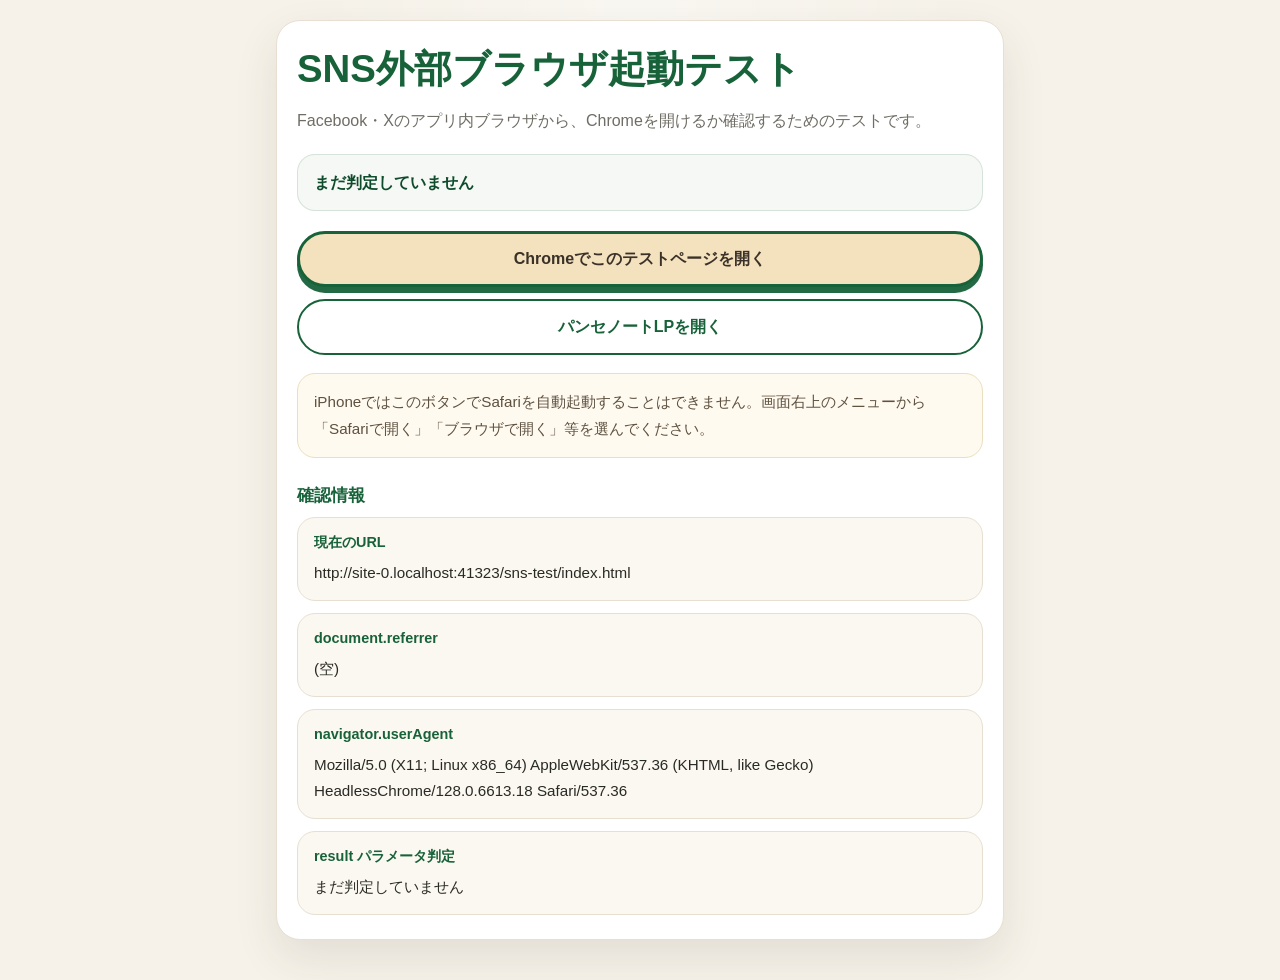
<file: sns-test/index.html>
<!DOCTYPE html>
<html lang="ja">
<head>
  <meta charset="UTF-8">
  <meta name="viewport" content="width=device-width, initial-scale=1.0">
  <title>SNS外部ブラウザ起動テスト</title>
  <meta name="robots" content="noindex, nofollow, noarchive">
  <style>
    :root {
      --bg: #f6f2e9;
      --card: #ffffff;
      --text: #2a2a24;
      --text-soft: #6f6d65;
      --green: #18623a;
      --green-dark: #0f4c2c;
      --line: #e7e0d2;
      --shadow: 0 18px 44px rgba(56, 51, 41, 0.10);
      --radius: 24px;
    }

    * {
      box-sizing: border-box;
    }

    body {
      margin: 0;
      min-width: 320px;
      font-family: "Noto Sans JP", sans-serif;
      color: var(--text);
      background:
        radial-gradient(circle at top, rgba(255, 255, 255, 0.42), transparent 28%),
        var(--bg);
    }

    .page {
      max-width: 760px;
      margin: 0 auto;
      padding: 20px 16px 40px;
    }

    .card {
      background: var(--card);
      border: 1px solid var(--line);
      border-radius: var(--radius);
      box-shadow: var(--shadow);
      padding: 24px 20px;
    }

    h1 {
      margin: 0;
      color: var(--green);
      font-size: clamp(1.8rem, 6vw, 2.4rem);
      line-height: 1.25;
    }

    .lead {
      margin: 14px 0 0;
      color: var(--text-soft);
      font-size: 1rem;
      line-height: 1.8;
    }

    .status {
      margin-top: 18px;
      padding: 14px 16px;
      border-radius: 18px;
      background: #f5f8f5;
      border: 1px solid rgba(24, 98, 58, 0.14);
      color: var(--green-dark);
      font-weight: 700;
      line-height: 1.7;
    }

    .actions {
      display: grid;
      gap: 12px;
      margin-top: 20px;
    }

    .button-link,
    .text-link {
      display: inline-flex;
      align-items: center;
      justify-content: center;
      min-height: 56px;
      padding: 0 18px;
      border-radius: 999px;
      text-decoration: none;
      font-weight: 700;
      line-height: 1.3;
    }

    .button-link {
      background: #f4e1bd;
      color: #3a3228;
      border: 3px solid var(--green);
      box-shadow: 0 6px 0 rgba(24, 98, 58, 0.95);
    }

    .text-link {
      background: #ffffff;
      color: var(--green);
      border: 2px solid var(--green);
    }

    .note {
      margin-top: 18px;
      padding: 14px 16px;
      border-radius: 18px;
      background: #fffaf0;
      border: 1px solid #eadfbe;
      color: #5e513f;
      font-size: 0.95rem;
      line-height: 1.8;
    }

    .section-title {
      margin: 26px 0 10px;
      color: var(--green);
      font-size: 1.05rem;
      font-weight: 800;
      line-height: 1.4;
    }

    .kv-list {
      display: grid;
      gap: 12px;
      margin: 0;
      padding: 0;
      list-style: none;
    }

    .kv-item {
      padding: 14px 16px;
      border-radius: 18px;
      background: #fbf8f1;
      border: 1px solid var(--line);
    }

    .kv-label {
      display: block;
      margin: 0 0 8px;
      color: var(--green);
      font-size: 0.9rem;
      font-weight: 800;
      line-height: 1.4;
    }

    .kv-value {
      margin: 0;
      color: var(--text);
      font-size: 0.95rem;
      line-height: 1.7;
      overflow-wrap: anywhere;
      word-break: break-word;
      white-space: pre-wrap;
    }

    @media (max-width: 640px) {
      .page {
        padding: 14px 12px 28px;
      }

      .card {
        padding: 18px 16px;
        border-radius: 20px;
      }

      .button-link,
      .text-link {
        width: 100%;
      }
    }
  </style>
</head>
<body>
  <main class="page">
    <section class="card">
      <h1>SNS外部ブラウザ起動テスト</h1>
      <p class="lead">Facebook・Xのアプリ内ブラウザから、Chromeを開けるか確認するためのテストです。</p>

      <div id="result-status" class="status">まだ判定していません</div>

      <div class="actions">
        <a id="chrome-launch-link" class="button-link" href="#">Chromeでこのテストページを開く</a>
        <a class="text-link" href="https://keisuikai-mp.github.io/panseenote-lp/?from=sns-test">パンセノートLPを開く</a>
      </div>

      <p class="note">iPhoneではこのボタンでSafariを自動起動することはできません。画面右上のメニューから「Safariで開く」「ブラウザで開く」等を選んでください。</p>

      <h2 class="section-title">確認情報</h2>
      <ul class="kv-list">
        <li class="kv-item">
          <span class="kv-label">現在のURL</span>
          <p id="current-url" class="kv-value"></p>
        </li>
        <li class="kv-item">
          <span class="kv-label">document.referrer</span>
          <p id="referrer" class="kv-value"></p>
        </li>
        <li class="kv-item">
          <span class="kv-label">navigator.userAgent</span>
          <p id="user-agent" class="kv-value"></p>
        </li>
        <li class="kv-item">
          <span class="kv-label">result パラメータ判定</span>
          <p id="result-detail" class="kv-value"></p>
        </li>
      </ul>
    </section>
  </main>

  <script>
    (function () {
      var currentUrlEl = document.getElementById("current-url");
      var referrerEl = document.getElementById("referrer");
      var userAgentEl = document.getElementById("user-agent");
      var resultDetailEl = document.getElementById("result-detail");
      var resultStatusEl = document.getElementById("result-status");
      var chromeLaunchLinkEl = document.getElementById("chrome-launch-link");

      var currentUrl = new URL(window.location.href);
      var successUrl = new URL(currentUrl.toString());
      var fallbackUrl = new URL(currentUrl.toString());
      successUrl.searchParams.set("result", "chrome");
      fallbackUrl.searchParams.set("result", "fallback");

      var intentUrl =
        "intent://" +
        successUrl.host +
        successUrl.pathname +
        successUrl.search +
        "#Intent;scheme=https;package=com.android.chrome;S.browser_fallback_url=" +
        encodeURIComponent(fallbackUrl.toString()) +
        ";end";

      chromeLaunchLinkEl.setAttribute("href", intentUrl);

      currentUrlEl.textContent = currentUrl.toString();
      referrerEl.textContent = document.referrer || "(空)";
      userAgentEl.textContent = navigator.userAgent || "(空)";

      var result = currentUrl.searchParams.get("result");
      var resultText = "まだ判定していません";

      if (result === "chrome") {
        resultText = "Chrome起動リンク経由でこのページを開けました";
      } else if (result === "fallback") {
        resultText = "Chromeを起動できず、フォールバック表示になりました";
      }

      resultStatusEl.textContent = resultText;
      resultDetailEl.textContent = resultText;
    })();
  </script>
</body>
</html>
</file>
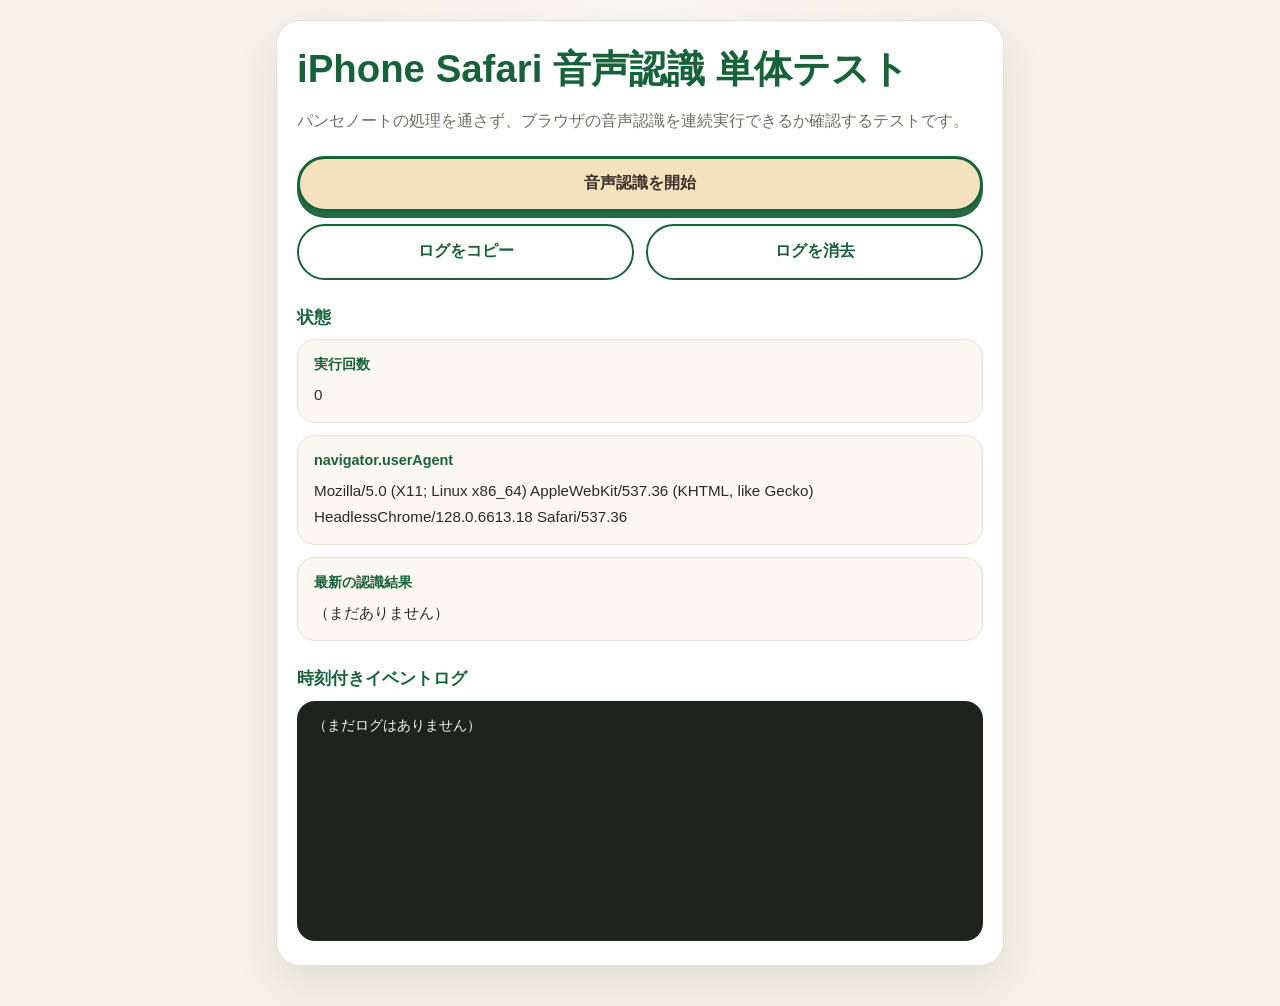
<file: speech-test/index.html>
<!DOCTYPE html>
<html lang="ja">
<head>
  <meta charset="UTF-8">
  <meta name="viewport" content="width=device-width, initial-scale=1.0">
  <title>iPhone Safari 音声認識 単体テスト</title>
  <meta name="robots" content="noindex, nofollow, noarchive">
  <style>
    :root {
      --bg: #f6f2e9;
      --card: #ffffff;
      --text: #2a2a24;
      --text-soft: #6f6d65;
      --green: #18623a;
      --green-dark: #0f4c2c;
      --line: #e7e0d2;
      --shadow: 0 18px 44px rgba(56, 51, 41, 0.10);
      --radius: 24px;
    }

    * {
      box-sizing: border-box;
    }

    body {
      margin: 0;
      min-width: 320px;
      font-family: "Noto Sans JP", sans-serif;
      color: var(--text);
      background:
        radial-gradient(circle at top, rgba(255, 255, 255, 0.42), transparent 28%),
        var(--bg);
    }

    .page {
      max-width: 760px;
      margin: 0 auto;
      padding: 20px 16px 40px;
    }

    .card {
      padding: 24px 20px;
      background: var(--card);
      border: 1px solid var(--line);
      border-radius: var(--radius);
      box-shadow: var(--shadow);
    }

    h1 {
      margin: 0;
      color: var(--green);
      font-size: clamp(1.8rem, 6vw, 2.4rem);
      line-height: 1.25;
    }

    .lead {
      margin: 14px 0 0;
      color: var(--text-soft);
      font-size: 1rem;
      line-height: 1.8;
    }

    .actions {
      display: grid;
      gap: 12px;
      margin-top: 20px;
    }

    .button-row {
      display: grid;
      grid-template-columns: 1fr 1fr;
      gap: 12px;
    }

    button {
      font: inherit;
      cursor: pointer;
    }

    .primary-button,
    .secondary-button {
      min-height: 56px;
      padding: 0 18px;
      border-radius: 999px;
      font-weight: 700;
      line-height: 1.3;
    }

    .primary-button {
      border: 3px solid var(--green);
      background: #f4e1bd;
      color: #3a3228;
      box-shadow: 0 6px 0 rgba(24, 98, 58, 0.95);
    }

    .primary-button:disabled {
      cursor: default;
      opacity: 0.65;
      box-shadow: none;
    }

    .secondary-button {
      border: 2px solid var(--green);
      background: #ffffff;
      color: var(--green);
    }

    .section-title {
      margin: 26px 0 10px;
      color: var(--green);
      font-size: 1.05rem;
      font-weight: 800;
      line-height: 1.4;
    }

    .kv-list {
      display: grid;
      gap: 12px;
      margin: 0;
      padding: 0;
      list-style: none;
    }

    .kv-item {
      padding: 14px 16px;
      border-radius: 18px;
      background: #fbf8f1;
      border: 1px solid var(--line);
    }

    .kv-label {
      display: block;
      margin: 0 0 8px;
      color: var(--green);
      font-size: 0.9rem;
      font-weight: 800;
      line-height: 1.4;
    }

    .kv-value {
      margin: 0;
      color: var(--text);
      font-size: 0.95rem;
      line-height: 1.7;
      overflow-wrap: anywhere;
      word-break: break-word;
      white-space: pre-wrap;
    }

    .log-box {
      margin: 0;
      padding: 14px 16px;
      min-height: 240px;
      border-radius: 18px;
      background: #1f231f;
      color: #eef7ef;
      font-family: ui-monospace, SFMono-Regular, Menlo, Consolas, monospace;
      font-size: 0.88rem;
      line-height: 1.7;
      overflow-x: auto;
      white-space: pre-wrap;
      word-break: break-word;
    }

    @media (max-width: 640px) {
      .page {
        padding: 14px 12px 28px;
      }

      .card {
        padding: 18px 16px;
        border-radius: 20px;
      }

      .button-row {
        grid-template-columns: 1fr;
      }
    }
  </style>
</head>
<body>
  <main class="page">
    <section class="card">
      <h1>iPhone Safari 音声認識 単体テスト</h1>
      <p class="lead">パンセノートの処理を通さず、ブラウザの音声認識を連続実行できるか確認するテストです。</p>

      <div class="actions">
        <button id="start-button" class="primary-button" type="button">音声認識を開始</button>
        <div class="button-row">
          <button id="copy-button" class="secondary-button" type="button">ログをコピー</button>
          <button id="clear-button" class="secondary-button" type="button">ログを消去</button>
        </div>
      </div>

      <h2 class="section-title">状態</h2>
      <ul class="kv-list">
        <li class="kv-item">
          <span class="kv-label">実行回数</span>
          <p id="run-count" class="kv-value">0</p>
        </li>
        <li class="kv-item">
          <span class="kv-label">navigator.userAgent</span>
          <p id="user-agent" class="kv-value"></p>
        </li>
        <li class="kv-item">
          <span class="kv-label">最新の認識結果</span>
          <p id="latest-result" class="kv-value">（まだありません）</p>
        </li>
      </ul>

      <h2 class="section-title">時刻付きイベントログ</h2>
      <pre id="event-log" class="log-box">（まだログはありません）</pre>
    </section>
  </main>

  <script>
    (function () {
      var RecognitionCtor = window.SpeechRecognition || window.webkitSpeechRecognition;
      var startButtonEl = document.getElementById("start-button");
      var copyButtonEl = document.getElementById("copy-button");
      var clearButtonEl = document.getElementById("clear-button");
      var runCountEl = document.getElementById("run-count");
      var userAgentEl = document.getElementById("user-agent");
      var latestResultEl = document.getElementById("latest-result");
      var eventLogEl = document.getElementById("event-log");

      var runCount = 0;
      var logLines = [];

      function nowStamp() {
        var now = new Date();
        var hh = String(now.getHours()).padStart(2, "0");
        var mm = String(now.getMinutes()).padStart(2, "0");
        var ss = String(now.getSeconds()).padStart(2, "0");
        var ms = String(now.getMilliseconds()).padStart(3, "0");
        return hh + ":" + mm + ":" + ss + "." + ms;
      }

      function renderLog() {
        eventLogEl.textContent = logLines.length ? logLines.join("\n") : "（まだログはありません）";
      }

      function addLog(message) {
        logLines.push("[" + nowStamp() + "] " + message);
        renderLog();
      }

      function setStartEnabled(enabled) {
        startButtonEl.disabled = !enabled;
      }

      function updateLatestResult(text) {
        latestResultEl.textContent = text || "（まだありません）";
      }

      function updateRunCount() {
        runCountEl.textContent = String(runCount);
      }

      function copyLogs() {
        var text = logLines.length ? logLines.join("\n") : "（まだログはありません）";

        if (navigator.clipboard && typeof navigator.clipboard.writeText === "function") {
          return navigator.clipboard.writeText(text).then(function () {
            addLog("log copied");
          }).catch(function (error) {
            addLog("log copy failed: " + (error && error.message ? error.message : String(error)));
          });
        }

        var textarea = document.createElement("textarea");
        textarea.value = text;
        textarea.setAttribute("readonly", "");
        textarea.style.position = "absolute";
        textarea.style.left = "-9999px";
        document.body.appendChild(textarea);
        textarea.select();

        try {
          document.execCommand("copy");
          addLog("log copied");
        } catch (error) {
          addLog("log copy failed: " + (error && error.message ? error.message : String(error)));
        }

        document.body.removeChild(textarea);
        return Promise.resolve();
      }

      function clearLogs() {
        logLines = [];
        renderLog();
      }

      function startRecognition() {
        if (!RecognitionCtor) {
          addLog("SpeechRecognition unsupported");
          return;
        }

        runCount += 1;
        updateRunCount();
        setStartEnabled(false);

        var recognition = new RecognitionCtor();
        recognition.lang = "ja-JP";
        recognition.continuous = false;
        recognition.interimResults = false;
        recognition.maxAlternatives = 1;

        addLog("recognition instance created");

        recognition.onstart = function () {
          addLog("onstart");
        };

        recognition.onaudiostart = function () {
          addLog("onaudiostart");
        };

        recognition.onsoundstart = function () {
          addLog("onsoundstart");
        };

        recognition.onspeechstart = function () {
          addLog("onspeechstart");
        };

        recognition.onresult = function (event) {
          var text = "";

          try {
            text = event.results[0][0].transcript || "";
          } catch (_) {
            text = "";
          }

          updateLatestResult(text || "（空文字）");
          addLog("onresult: " + (text || "（空文字）"));
        };

        recognition.onspeechend = function () {
          addLog("onspeechend");
        };

        recognition.onsoundend = function () {
          addLog("onsoundend");
        };

        recognition.onaudioend = function () {
          addLog("onaudioend");
        };

        recognition.onerror = function (event) {
          var errorName = event && event.error ? event.error : "unknown";
          var message = event && event.message ? event.message : "";
          addLog("onerror: " + errorName + (message ? " / " + message : ""));
          setStartEnabled(true);
        };

        recognition.onend = function () {
          addLog("onend");
          setStartEnabled(true);
        };

        addLog("start requested");

        try {
          recognition.start();
        } catch (error) {
          addLog("recognition.start() exception: " + (error && error.message ? error.message : String(error)));
          setStartEnabled(true);
        }
      }

      userAgentEl.textContent = navigator.userAgent || "（空）";
      renderLog();

      if (!RecognitionCtor) {
        addLog("SpeechRecognition unsupported");
      }

      startButtonEl.addEventListener("click", startRecognition);
      copyButtonEl.addEventListener("click", function () {
        copyLogs();
      });
      clearButtonEl.addEventListener("click", clearLogs);
    })();
  </script>
</body>
</html>
</file>
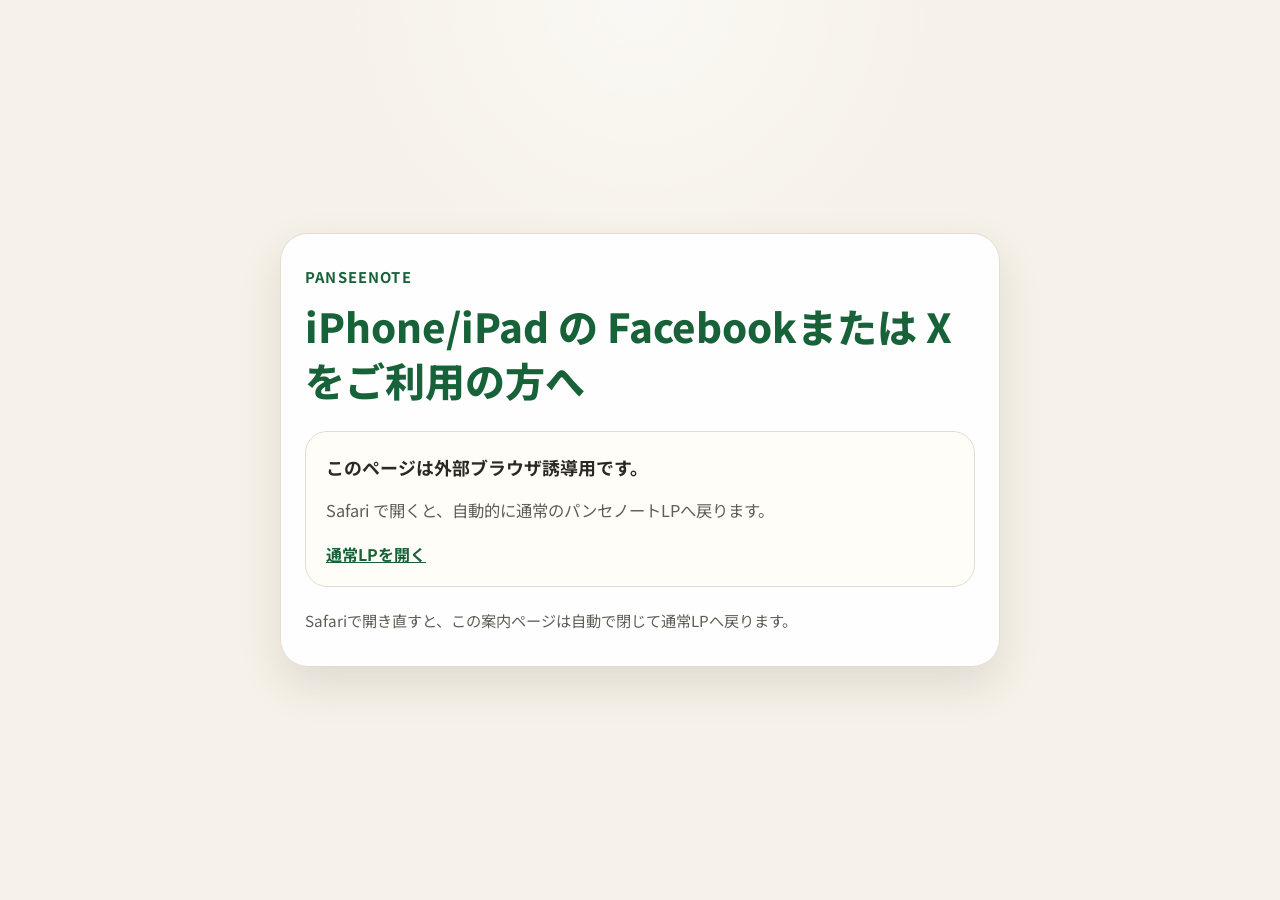
<file: external-browser.html>
<!DOCTYPE html>
<html lang="ja">
<head>
  <meta charset="UTF-8">
  <meta name="viewport" content="width=device-width, initial-scale=1.0">
  <title>外部ブラウザで開いてください｜パンセノート</title>
  <meta name="robots" content="noindex">
  <script src="browser-gate.js?v=20260629a"></script>
  <script>
    window.panseenoteLpBrowserGate?.initExternalBrowserPage();
  </script>
  <link rel="preconnect" href="https://fonts.googleapis.com">
  <link rel="preconnect" href="https://fonts.gstatic.com" crossorigin>
  <link href="https://fonts.googleapis.com/css2?family=Noto+Sans+JP:wght@400;500;700;800&display=swap" rel="stylesheet">
  <link rel="stylesheet" href="external-browser.css?v=20260629a">
</head>
<body>
  <main class="guide-page">
    <section class="guide-card" aria-labelledby="guide-title">
      <p class="guide-kicker">Panseenote</p>
      <h1 id="guide-title" class="guide-title" data-guide-title hidden>iPhone/iPad の Facebookまたは X をご利用の方へ</h1>

      <div class="guide-message" data-guide-facebook hidden>
        <p class="guide-lead">Facebook では パンセノートの音声認識機能が利用できません。</p>
        <p class="guide-body">右上の「…」から「外部ブラウザーで開く」を選び、Safariで開いてください。</p>
      </div>

      <div class="guide-message" data-guide-x hidden>
        <p class="guide-lead">X では パンセノートの音声認識機能が利用できません。</p>
        <p class="guide-body">画面下部の github.io 横にある「…」（縦に点が3つ）から「ブラウザで開く」を選び、Safariで開いてください。</p>
      </div>

      <div class="guide-message guide-message-fallback" data-guide-fallback hidden>
        <p class="guide-lead">このページは外部ブラウザ誘導用です。</p>
        <p class="guide-body">Safari で開くと、自動的に通常のパンセノートLPへ戻ります。</p>
        <p class="guide-manual-link"><a href="./index.html">通常LPを開く</a></p>
      </div>

      <div class="guide-note">
        <p>Safariで開き直すと、この案内ページは自動で閉じて通常LPへ戻ります。</p>
      </div>
    </section>
  </main>
</body>
</html>
</file>
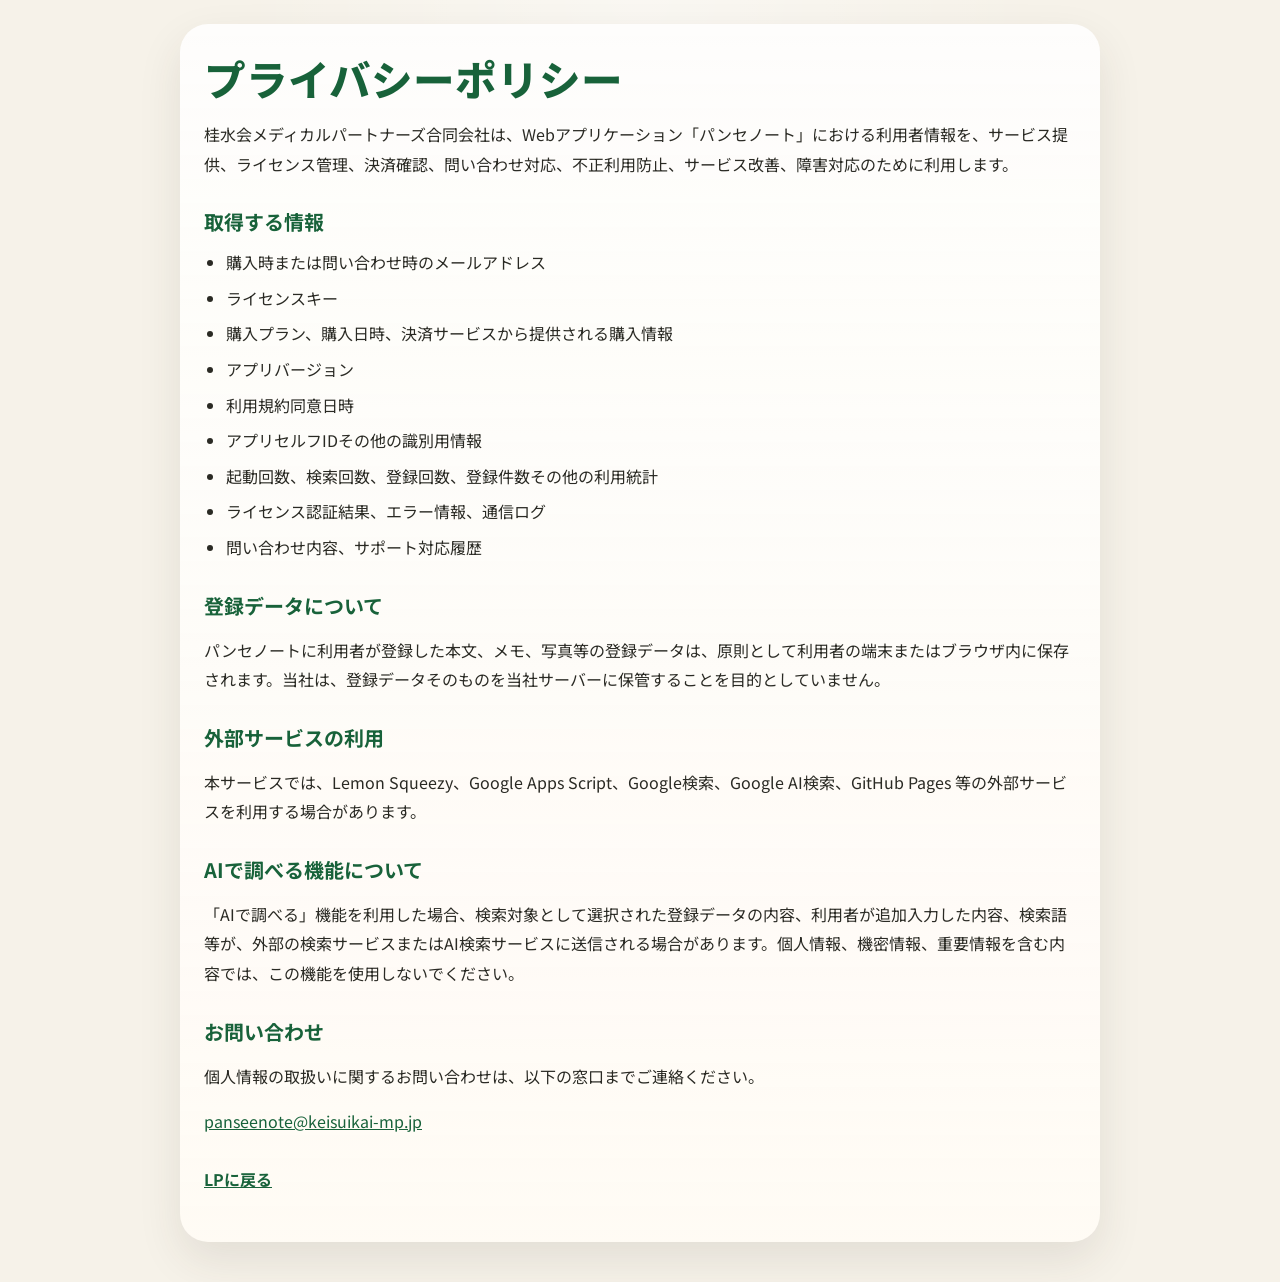
<file: privacy.html>
<!DOCTYPE html>
<html lang="ja">
<head>
  <meta charset="UTF-8">
  <meta name="viewport" content="width=device-width, initial-scale=1.0">
  <title>プライバシーポリシー | パンセノート</title>
  <meta name="description" content="パンセノートのプライバシーポリシーです。">
  <link rel="preconnect" href="https://fonts.googleapis.com">
  <link rel="preconnect" href="https://fonts.gstatic.com" crossorigin>
  <link href="https://fonts.googleapis.com/css2?family=Noto+Sans+JP:wght@400;500;700;800&display=swap" rel="stylesheet">
  <link rel="stylesheet" href="legal.css">
</head>
<body>
  <main class="legal-page">
    <article class="legal-card">
      <h1 class="legal-title">プライバシーポリシー</h1>

      <p>
        桂水会メディカルパートナーズ合同会社は、Webアプリケーション「パンセノート」における利用者情報を、サービス提供、ライセンス管理、決済確認、問い合わせ対応、不正利用防止、サービス改善、障害対応のために利用します。
      </p>

      <h2>取得する情報</h2>
      <ul>
        <li>購入時または問い合わせ時のメールアドレス</li>
        <li>ライセンスキー</li>
        <li>購入プラン、購入日時、決済サービスから提供される購入情報</li>
        <li>アプリバージョン</li>
        <li>利用規約同意日時</li>
        <li>アプリセルフIDその他の識別用情報</li>
        <li>起動回数、検索回数、登録回数、登録件数その他の利用統計</li>
        <li>ライセンス認証結果、エラー情報、通信ログ</li>
        <li>問い合わせ内容、サポート対応履歴</li>
      </ul>

      <h2>登録データについて</h2>
      <p>
        パンセノートに利用者が登録した本文、メモ、写真等の登録データは、原則として利用者の端末またはブラウザ内に保存されます。当社は、登録データそのものを当社サーバーに保管することを目的としていません。
      </p>

      <h2>外部サービスの利用</h2>
      <p>
        本サービスでは、Lemon Squeezy、Google Apps Script、Google検索、Google AI検索、GitHub Pages 等の外部サービスを利用する場合があります。
      </p>

      <h2>AIで調べる機能について</h2>
      <p>
        「AIで調べる」機能を利用した場合、検索対象として選択された登録データの内容、利用者が追加入力した内容、検索語等が、外部の検索サービスまたはAI検索サービスに送信される場合があります。個人情報、機密情報、重要情報を含む内容では、この機能を使用しないでください。
      </p>

      <h2>お問い合わせ</h2>
      <p>
        個人情報の取扱いに関するお問い合わせは、以下の窓口までご連絡ください。
      </p>

      <p>
        <a href="mailto:panseenote@keisuikai-mp.jp">panseenote@keisuikai-mp.jp</a>
      </p>

      <p class="legal-back"><a href="./">LPに戻る</a></p>
    </article>
  </main>
</body>
</html>
</file>
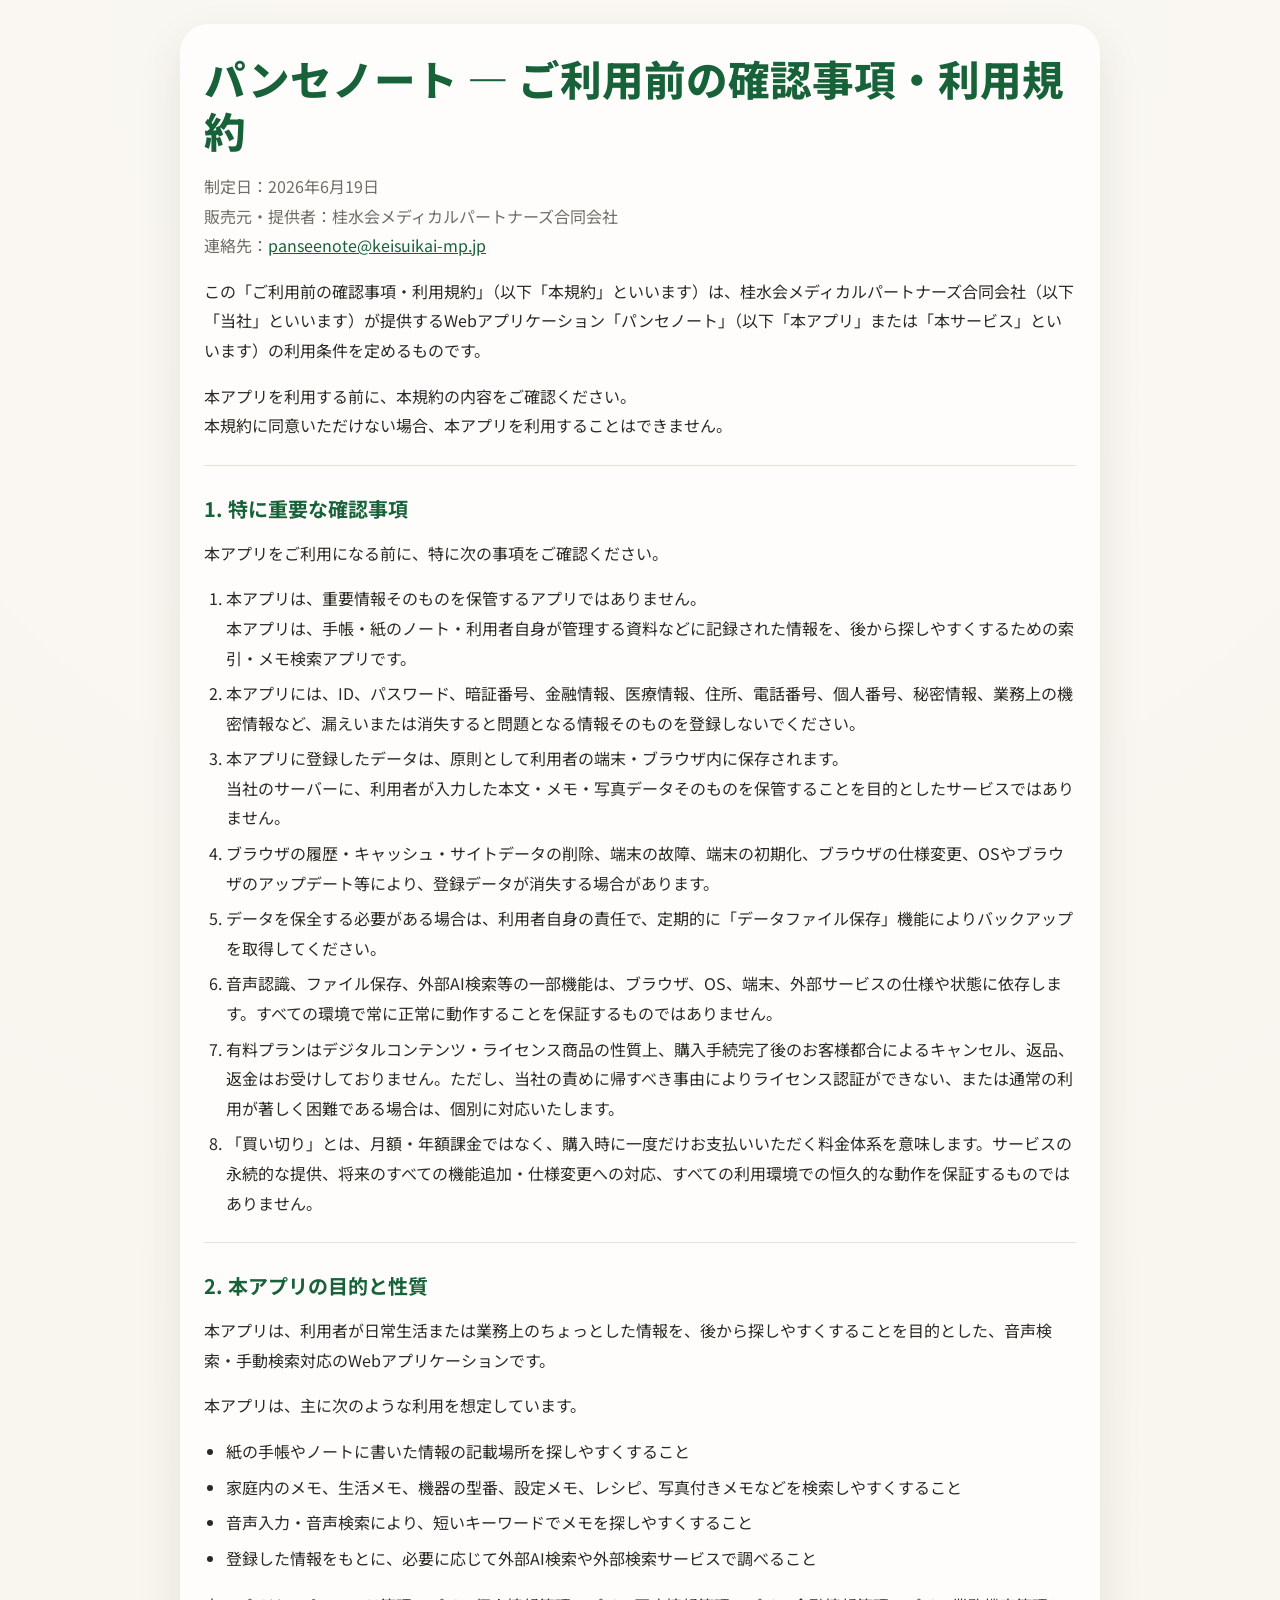
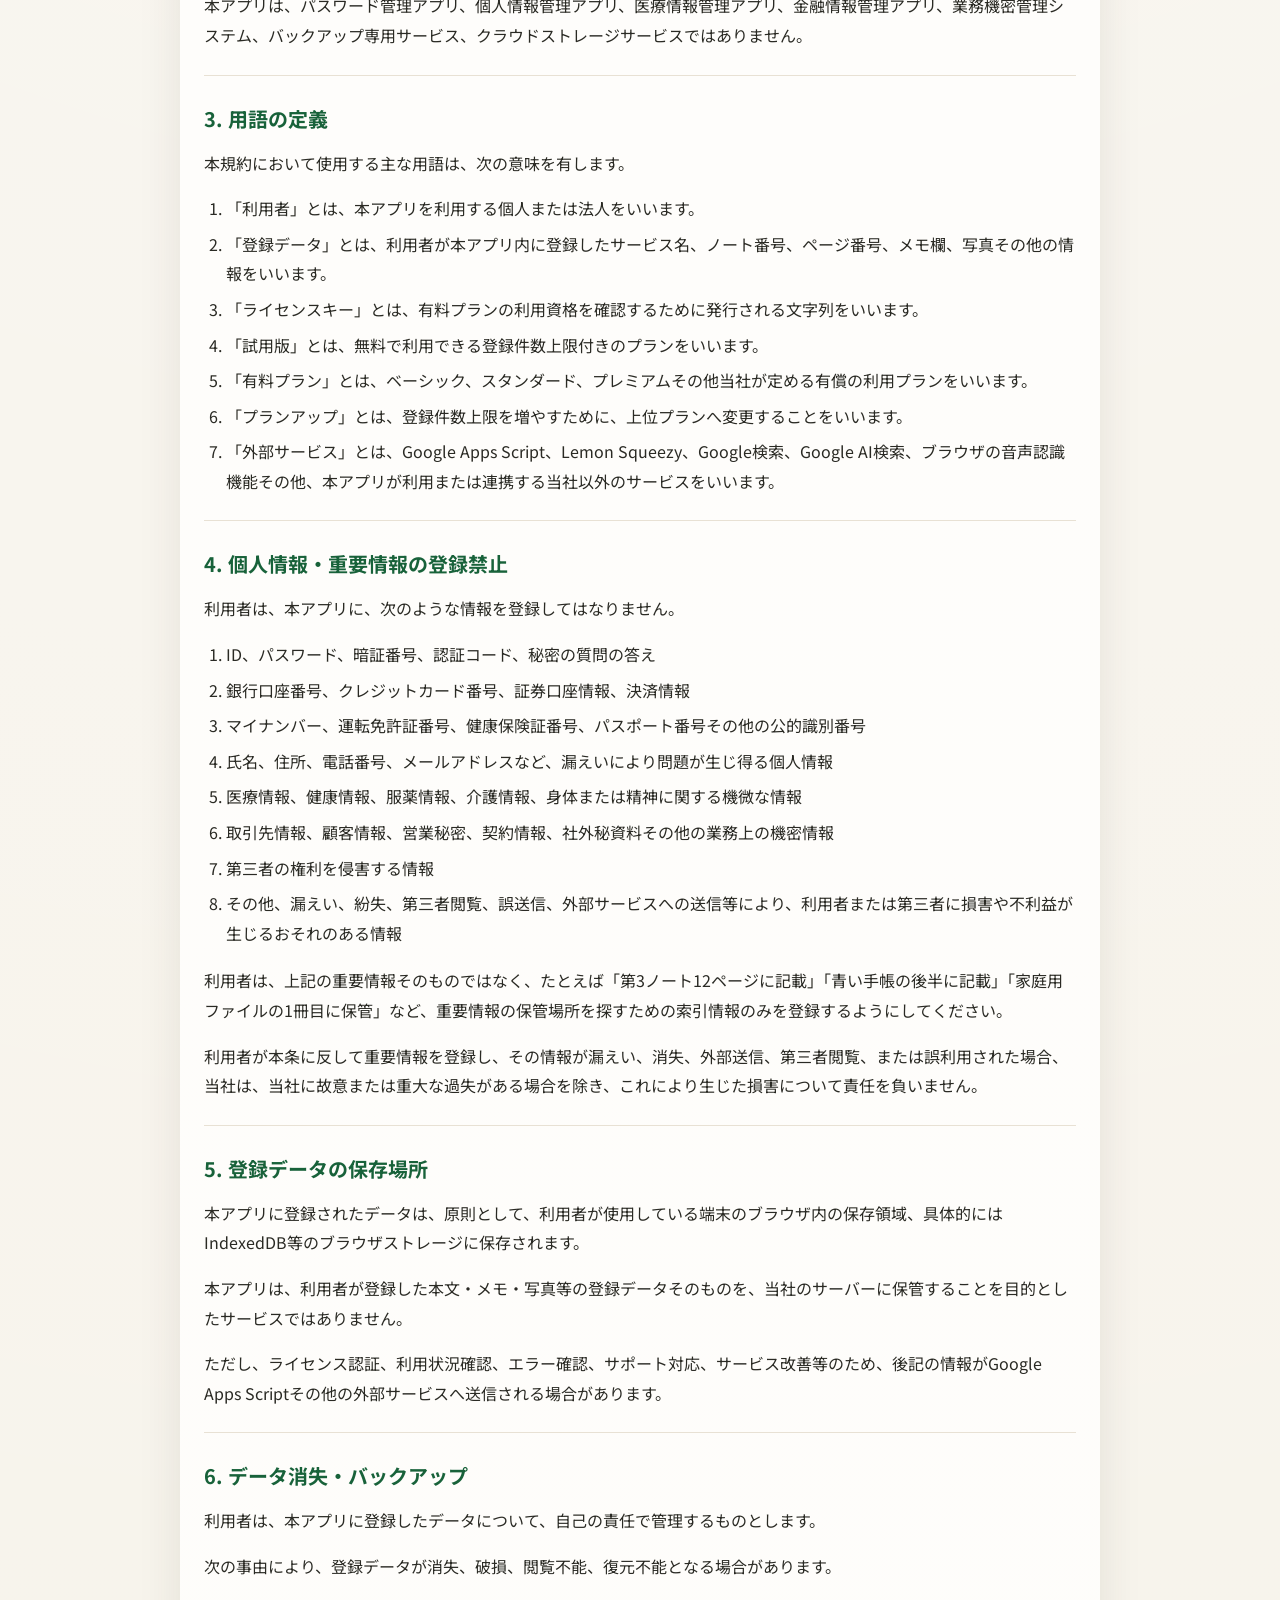
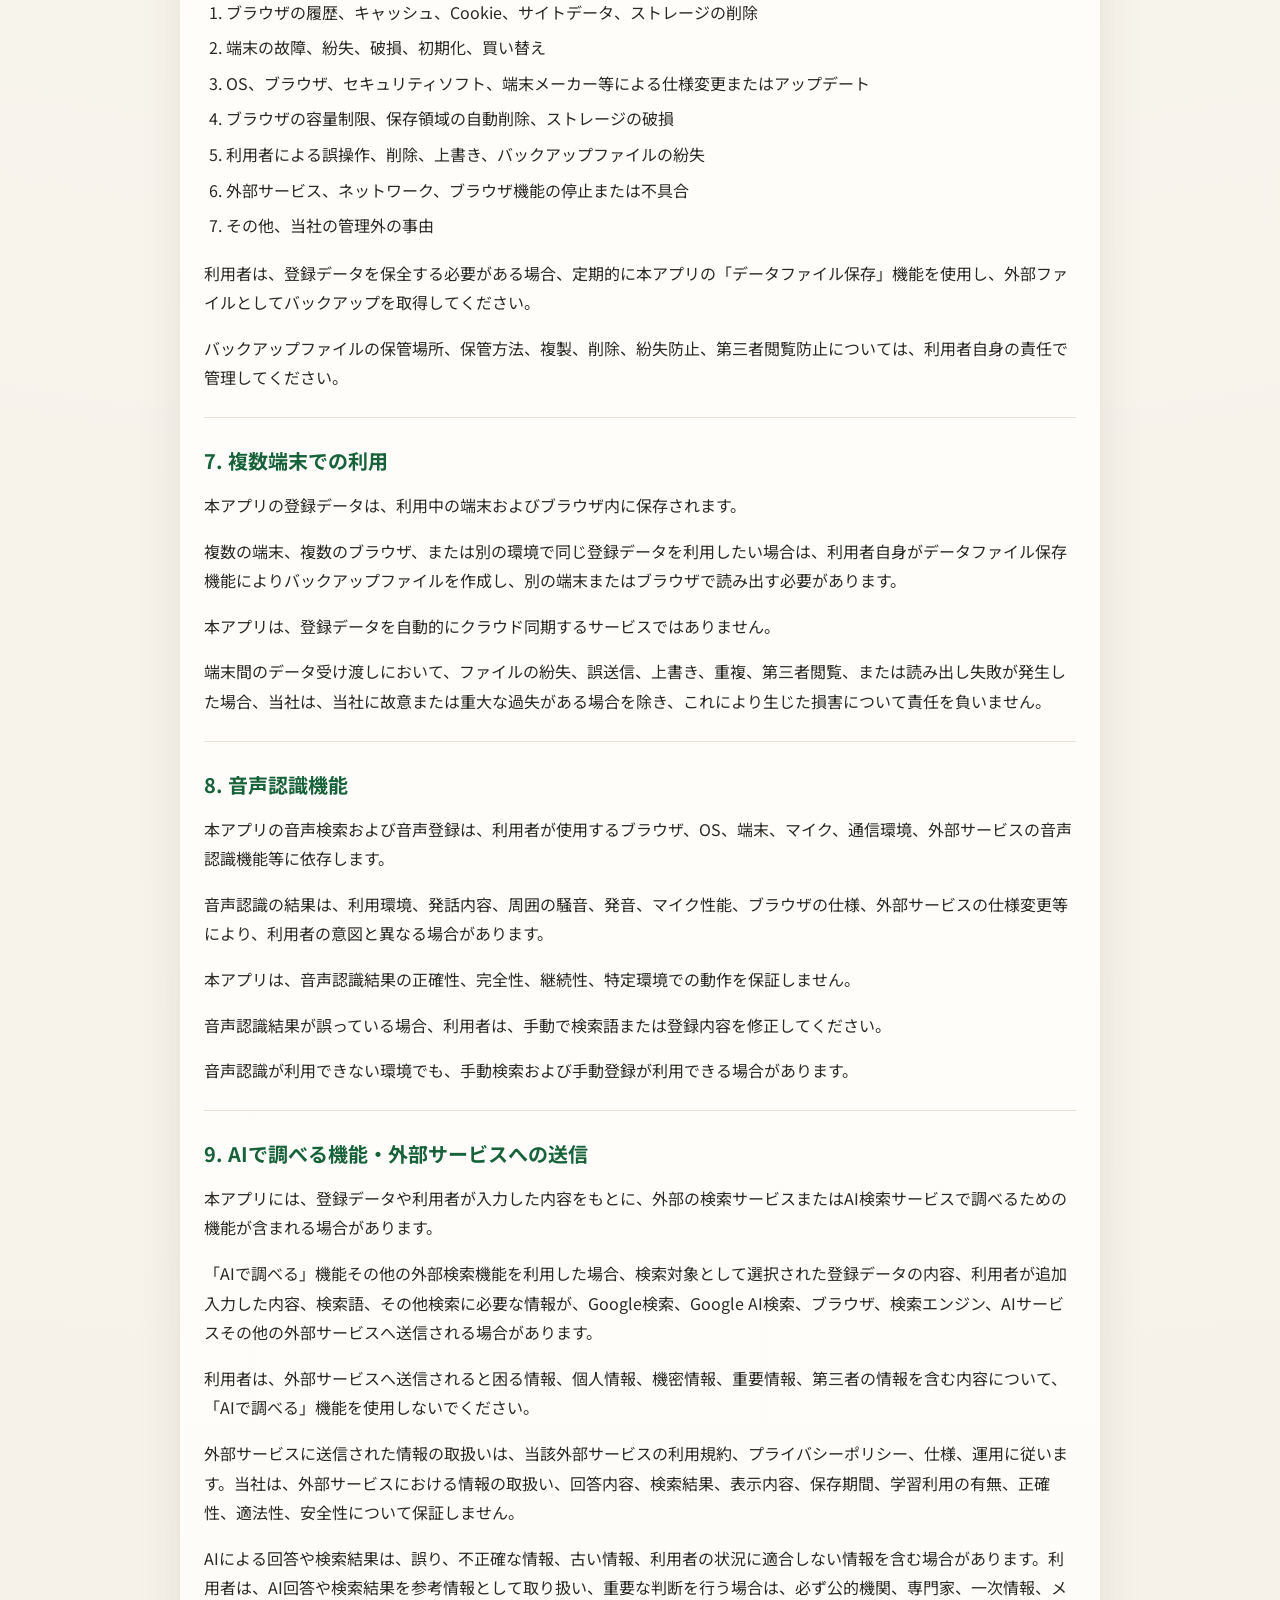
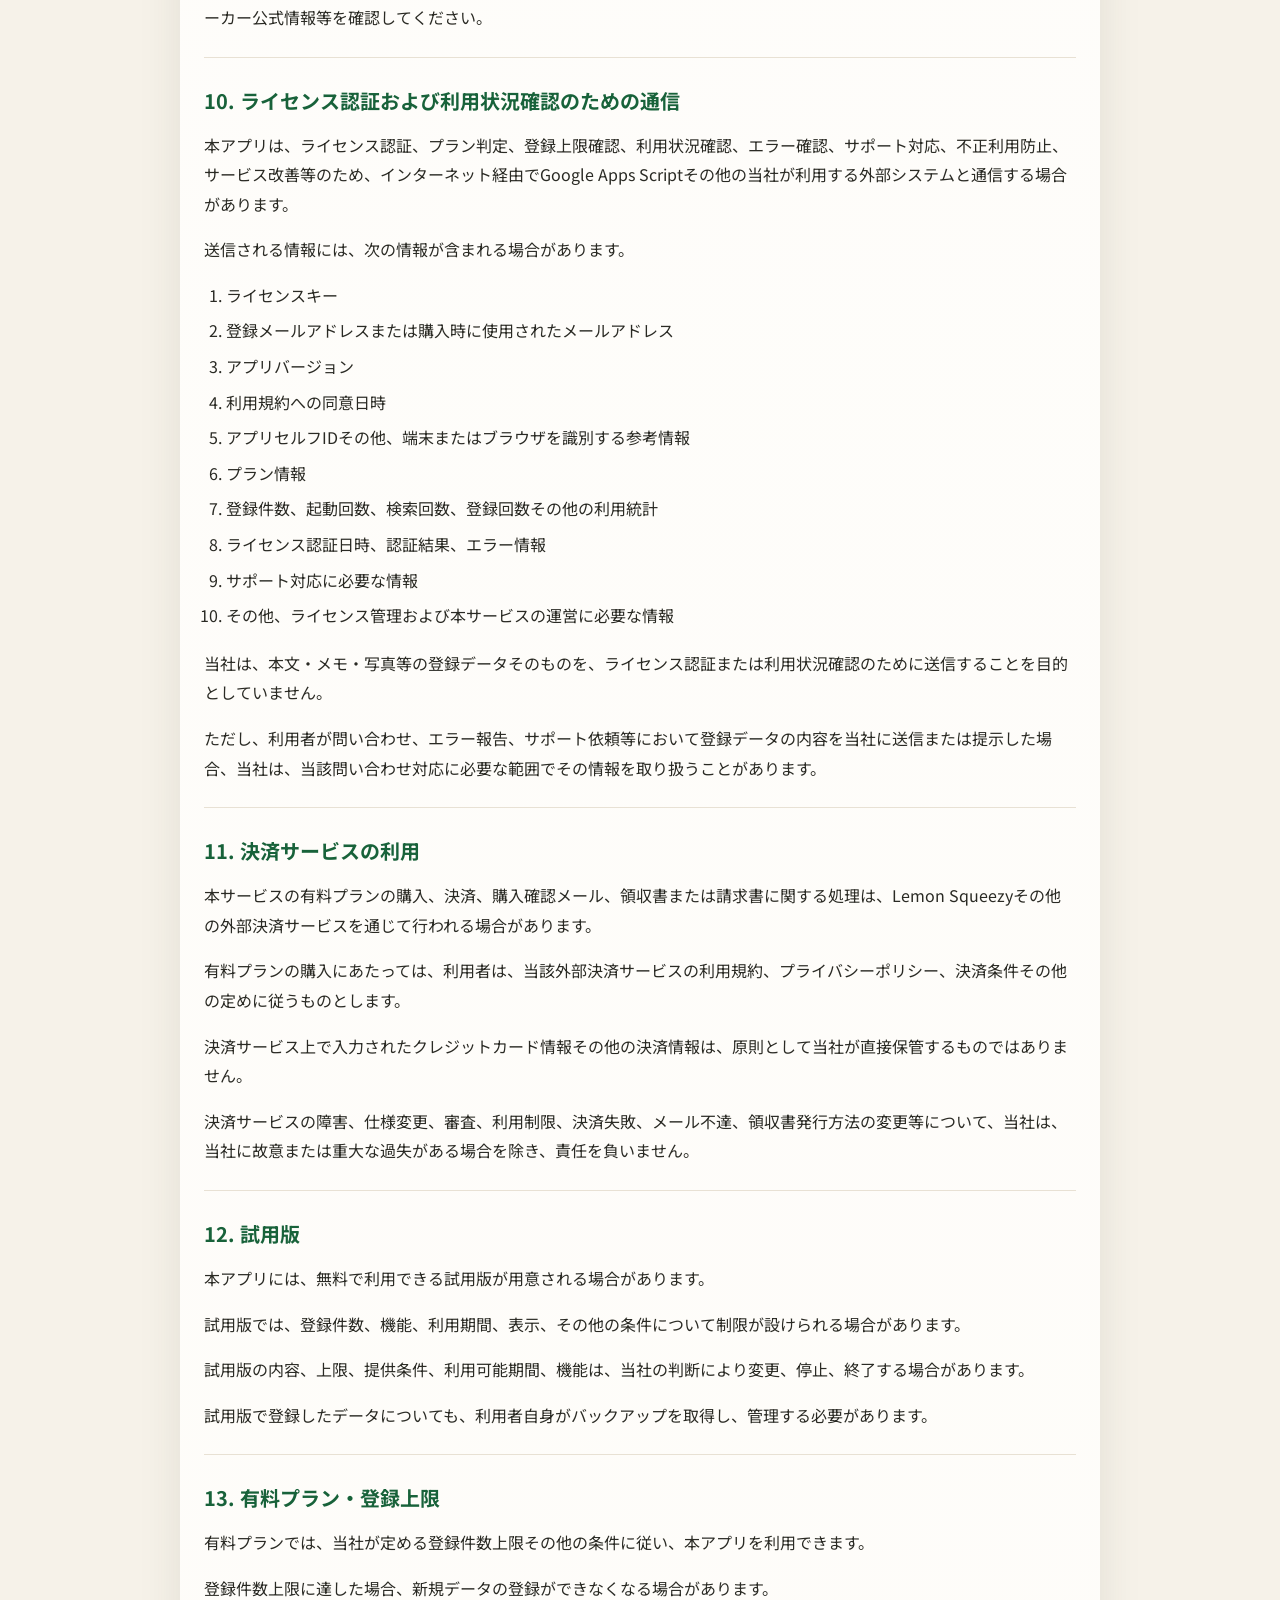
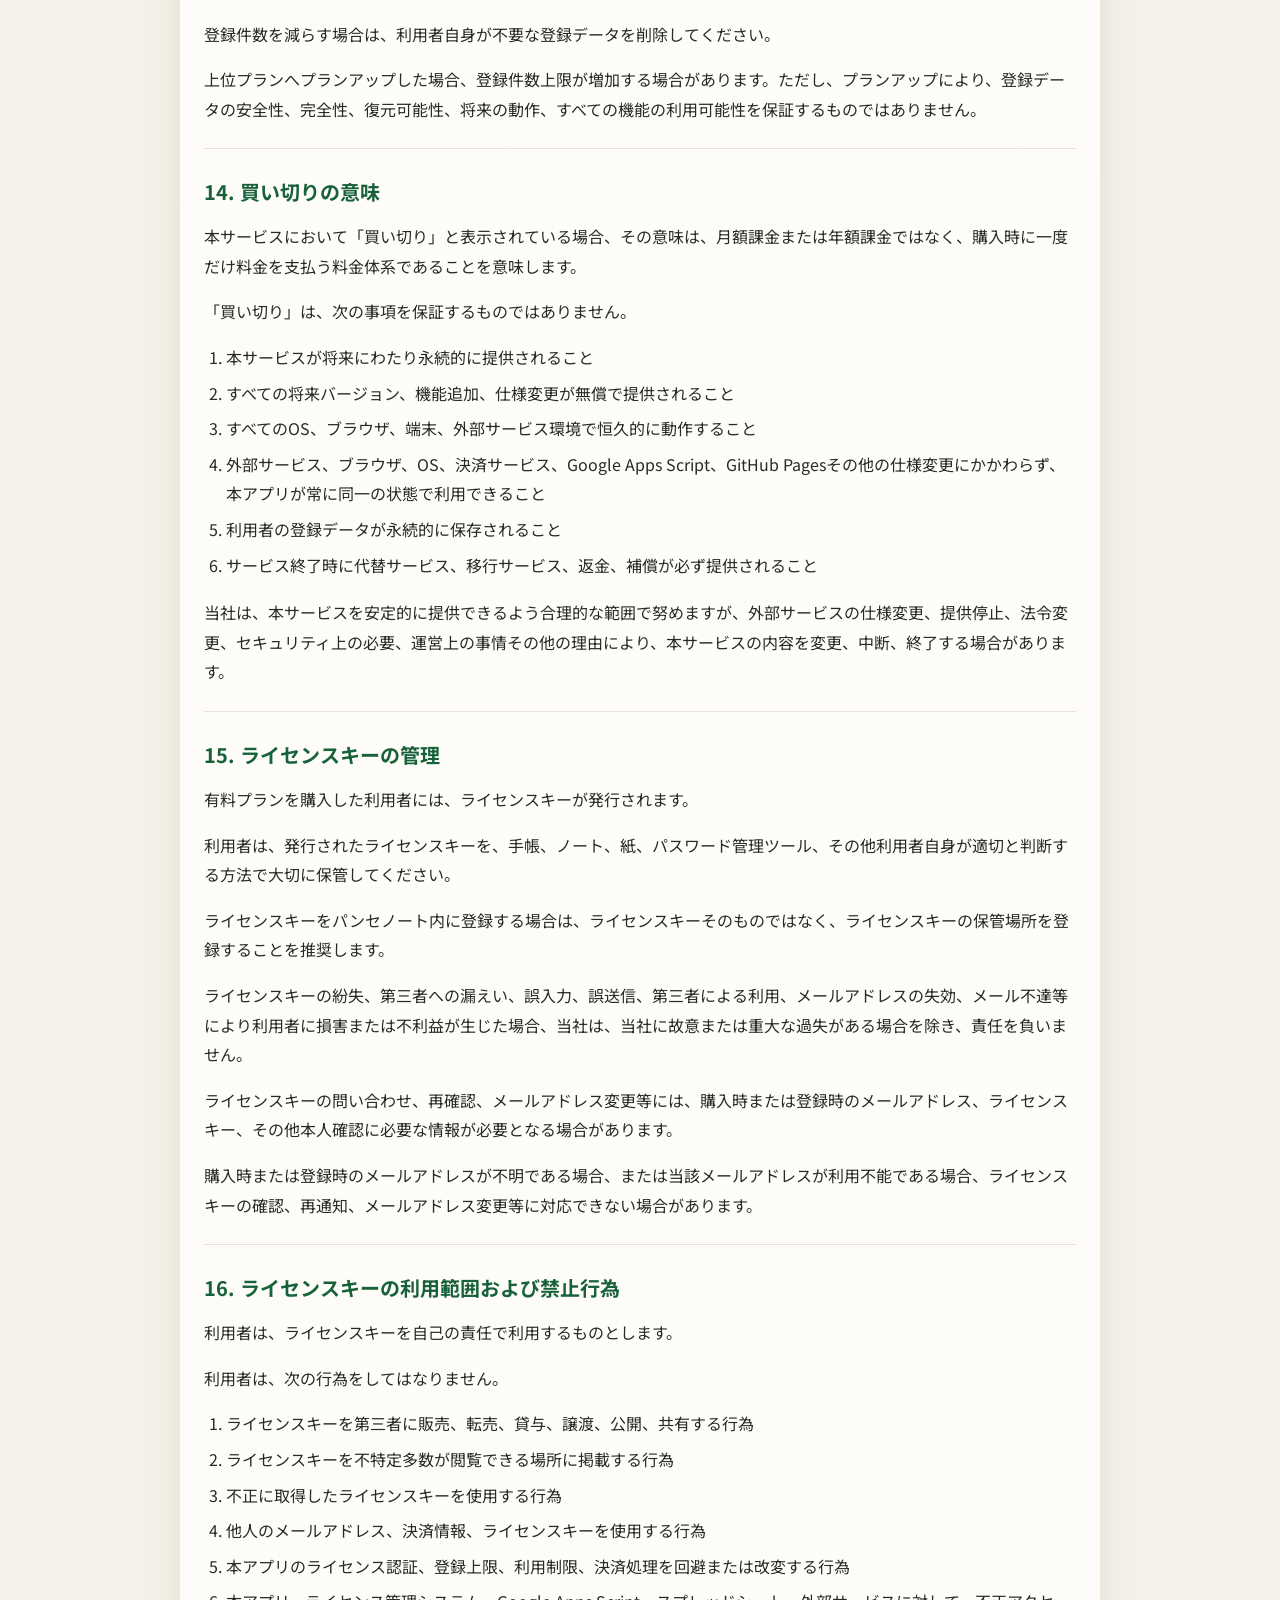
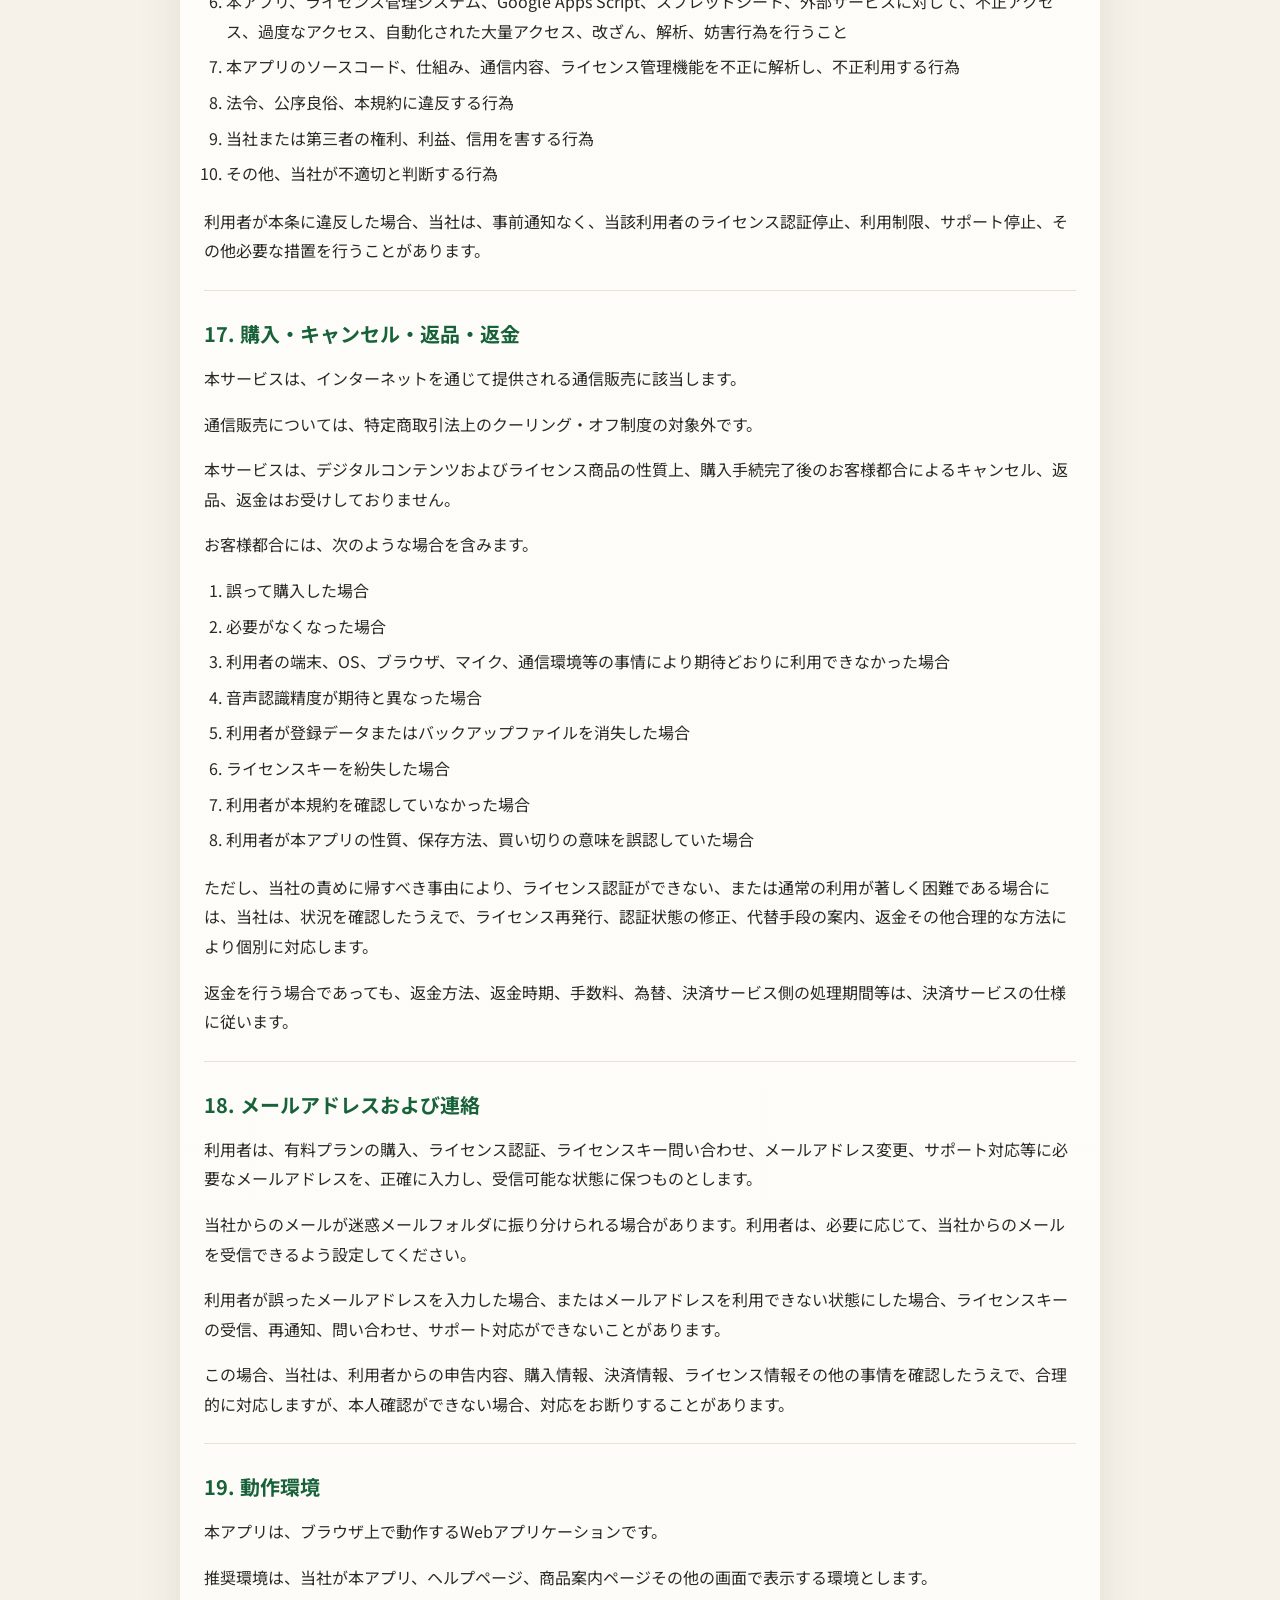
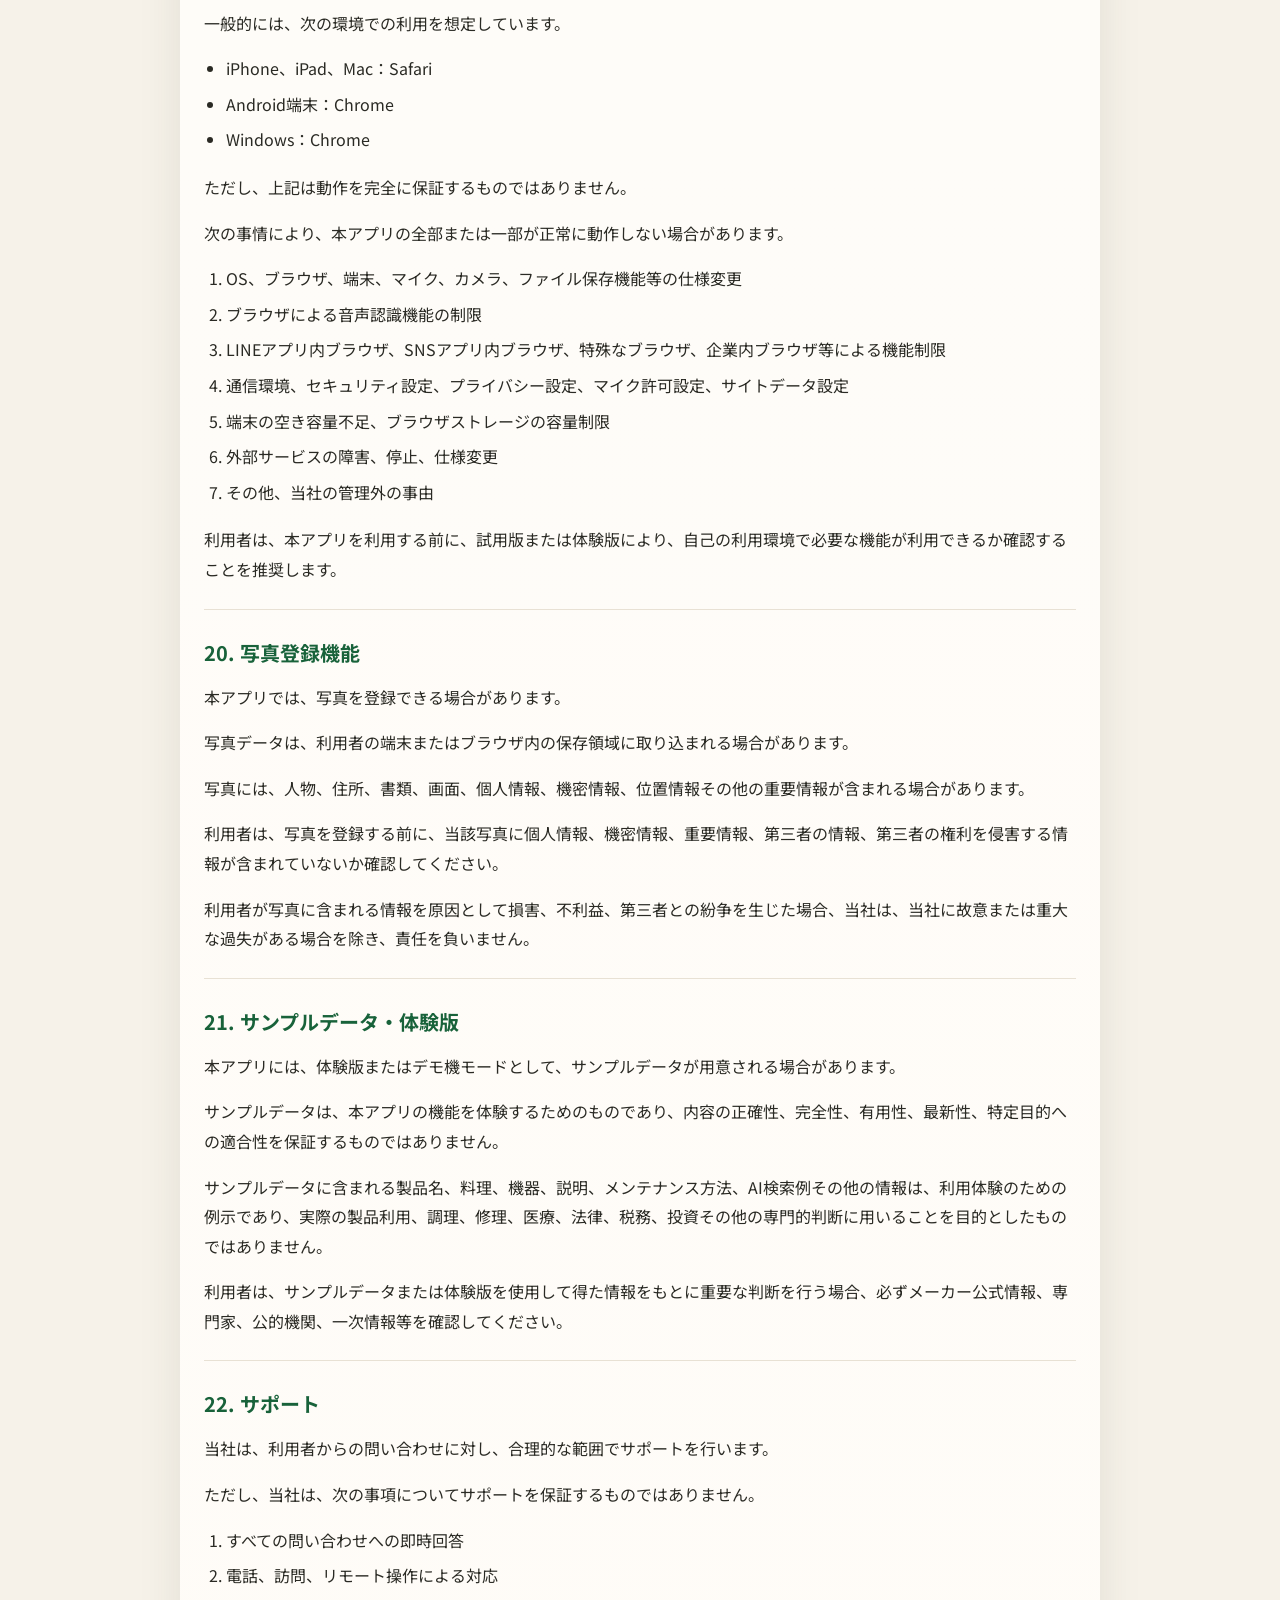
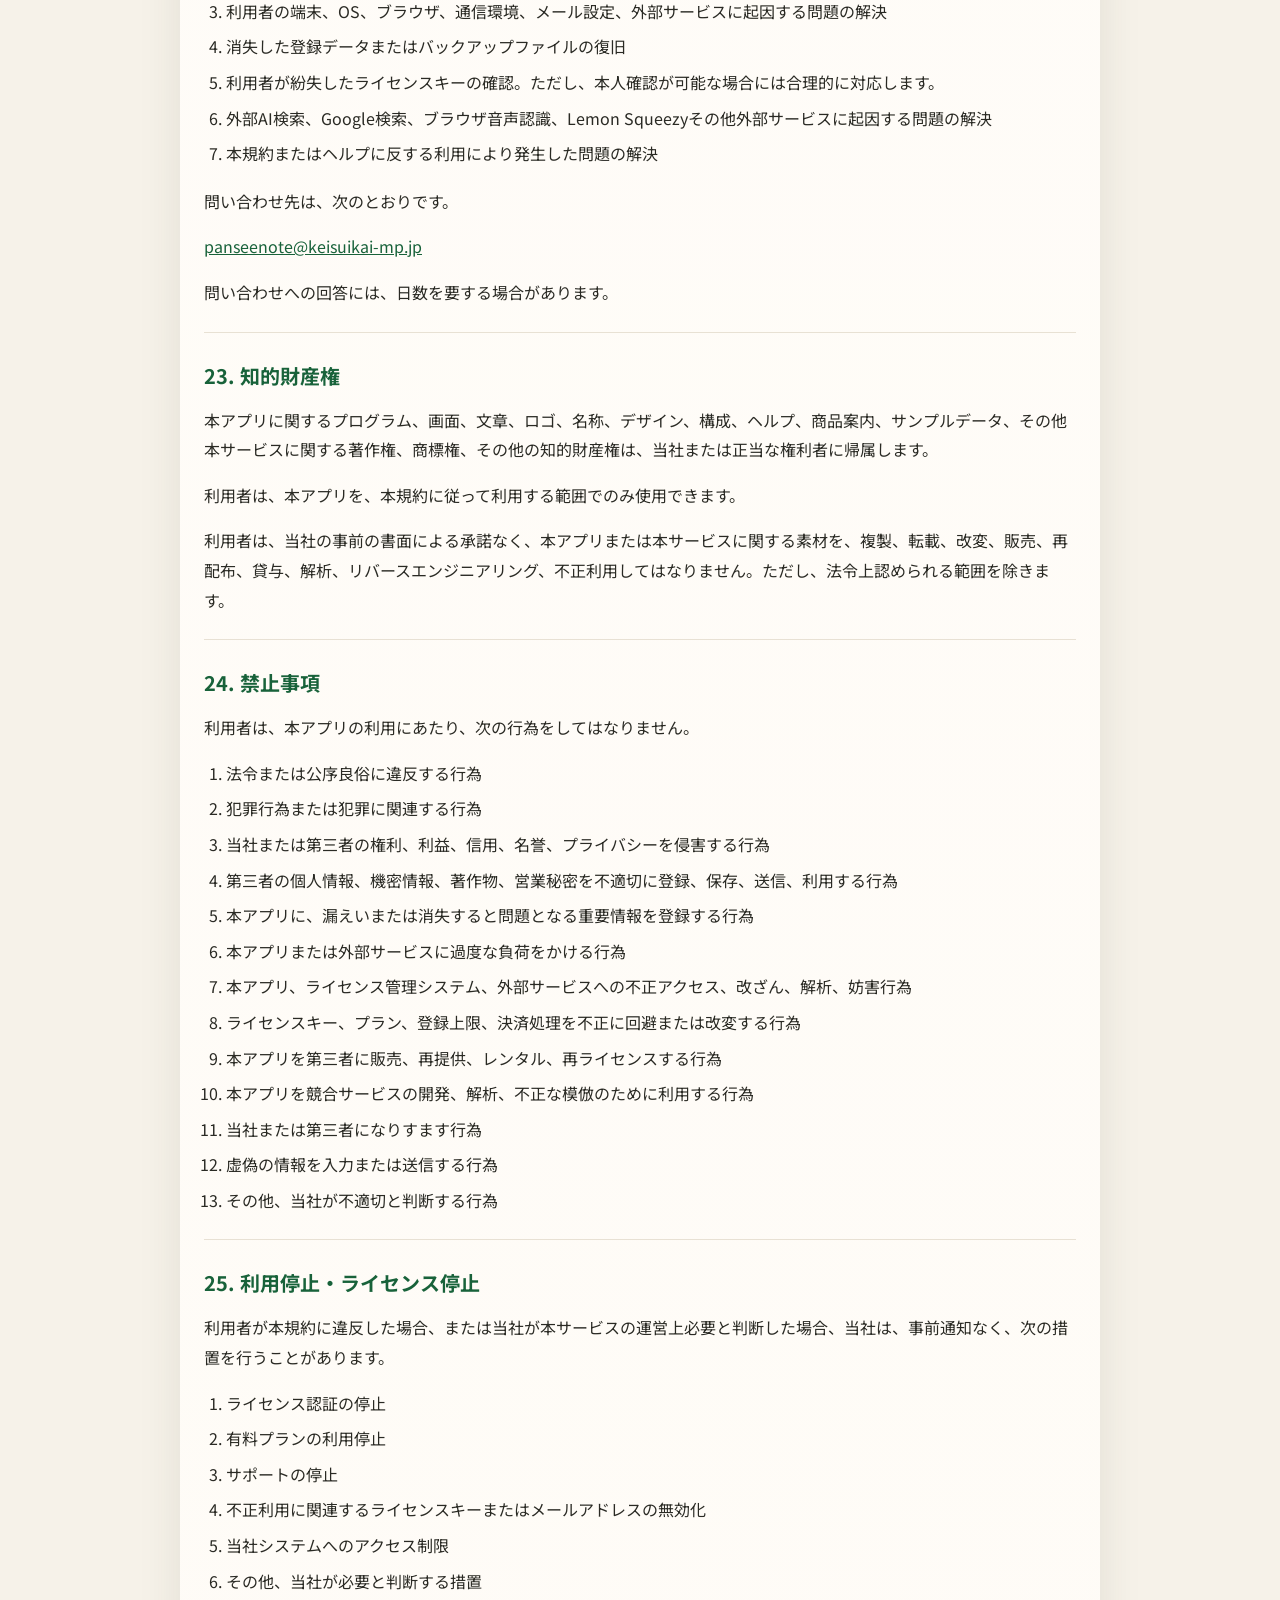
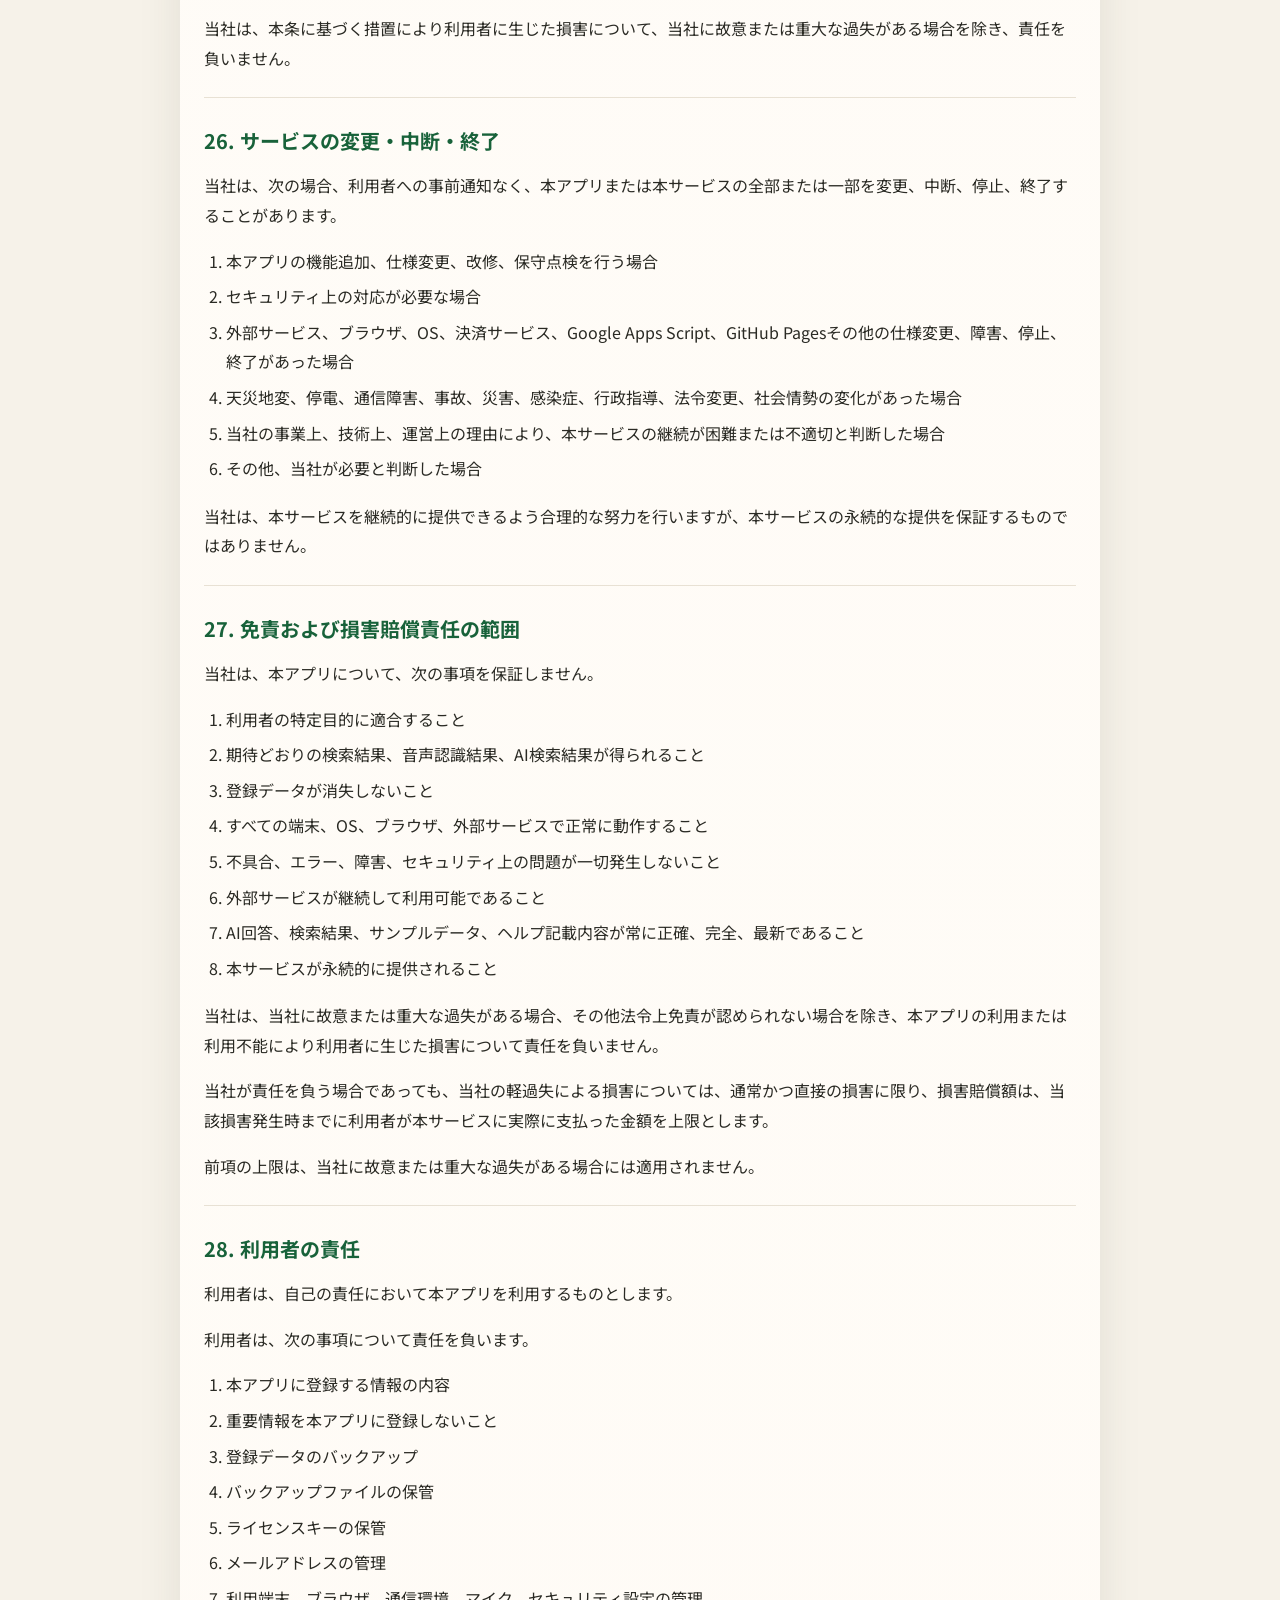
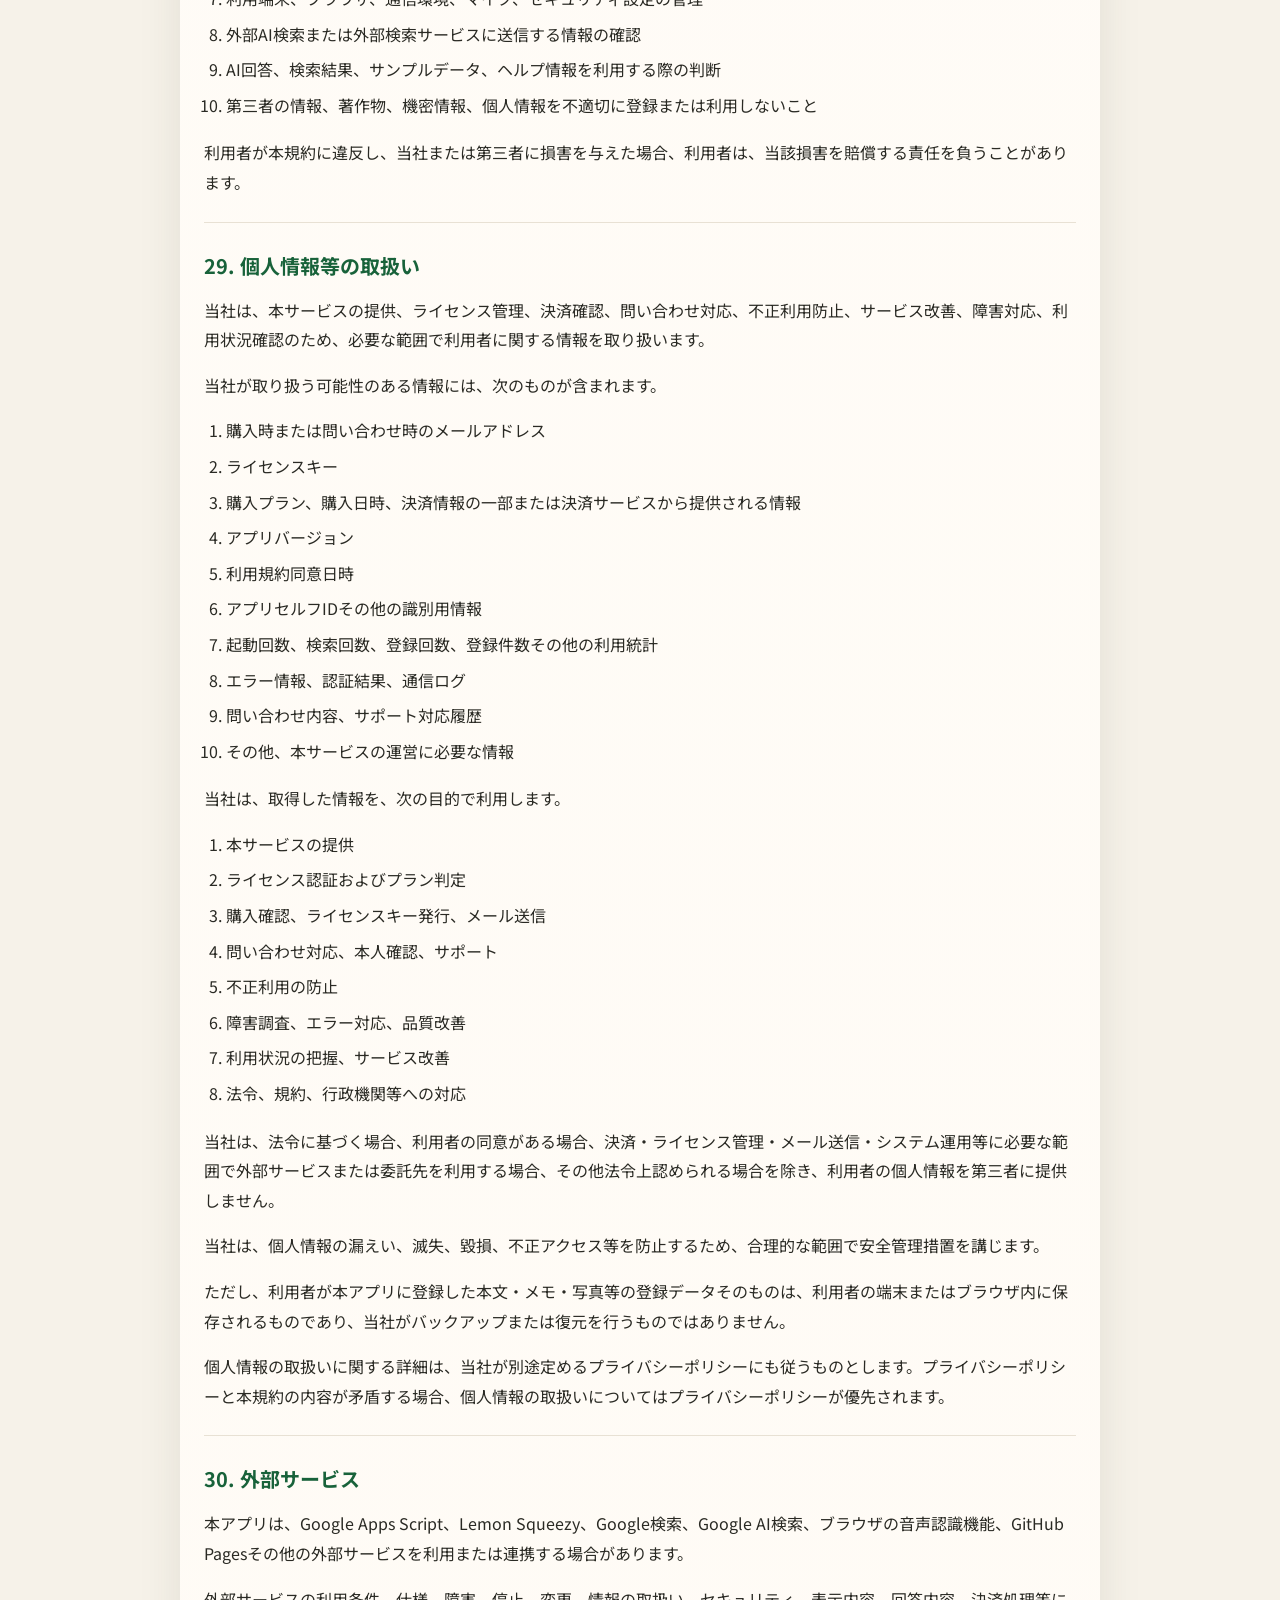
<file: terms.html>
<!DOCTYPE html>
<html lang="ja">
<head>
  <meta charset="UTF-8">
  <meta name="viewport" content="width=device-width, initial-scale=1.0">
  <title>利用規約 | パンセノート</title>
  <meta name="description" content="パンセノートの利用規約です。">
  <link rel="preconnect" href="https://fonts.googleapis.com">
  <link rel="preconnect" href="https://fonts.gstatic.com" crossorigin>
  <link href="https://fonts.googleapis.com/css2?family=Noto+Sans+JP:wght@400;500;700;800&display=swap" rel="stylesheet">
  <link rel="stylesheet" href="legal.css">
</head>
<body>
  <main class="legal-page">
    <article class="legal-card">
      <h1 class="legal-title">パンセノート — ご利用前の確認事項・利用規約</h1>
      <p class="legal-meta">制定日：2026年6月19日<br>販売元・提供者：桂水会メディカルパートナーズ合同会社<br>連絡先：<a href="mailto:panseenote@keisuikai-mp.jp">panseenote@keisuikai-mp.jp</a></p>
      <p>この「ご利用前の確認事項・利用規約」（以下「本規約」といいます）は、桂水会メディカルパートナーズ合同会社（以下「当社」といいます）が提供するWebアプリケーション「パンセノート」（以下「本アプリ」または「本サービス」といいます）の利用条件を定めるものです。</p>
      <p>本アプリを利用する前に、本規約の内容をご確認ください。<br>本規約に同意いただけない場合、本アプリを利用することはできません。</p>

      <hr>

      <h2>1. 特に重要な確認事項</h2>
      <p>本アプリをご利用になる前に、特に次の事項をご確認ください。</p>
      <ol>
        <li>本アプリは、重要情報そのものを保管するアプリではありません。<br>本アプリは、手帳・紙のノート・利用者自身が管理する資料などに記録された情報を、後から探しやすくするための索引・メモ検索アプリです。</li>
        <li>本アプリには、ID、パスワード、暗証番号、金融情報、医療情報、住所、電話番号、個人番号、秘密情報、業務上の機密情報など、漏えいまたは消失すると問題となる情報そのものを登録しないでください。</li>
        <li>本アプリに登録したデータは、原則として利用者の端末・ブラウザ内に保存されます。<br>当社のサーバーに、利用者が入力した本文・メモ・写真データそのものを保管することを目的としたサービスではありません。</li>
        <li>ブラウザの履歴・キャッシュ・サイトデータの削除、端末の故障、端末の初期化、ブラウザの仕様変更、OSやブラウザのアップデート等により、登録データが消失する場合があります。</li>
        <li>データを保全する必要がある場合は、利用者自身の責任で、定期的に「データファイル保存」機能によりバックアップを取得してください。</li>
        <li>音声認識、ファイル保存、外部AI検索等の一部機能は、ブラウザ、OS、端末、外部サービスの仕様や状態に依存します。すべての環境で常に正常に動作することを保証するものではありません。</li>
        <li>有料プランはデジタルコンテンツ・ライセンス商品の性質上、購入手続完了後のお客様都合によるキャンセル、返品、返金はお受けしておりません。ただし、当社の責めに帰すべき事由によりライセンス認証ができない、または通常の利用が著しく困難である場合は、個別に対応いたします。</li>
        <li>「買い切り」とは、月額・年額課金ではなく、購入時に一度だけお支払いいただく料金体系を意味します。サービスの永続的な提供、将来のすべての機能追加・仕様変更への対応、すべての利用環境での恒久的な動作を保証するものではありません。</li>
      </ol>

      <hr>

      <h2>2. 本アプリの目的と性質</h2>
      <p>本アプリは、利用者が日常生活または業務上のちょっとした情報を、後から探しやすくすることを目的とした、音声検索・手動検索対応のWebアプリケーションです。</p>
      <p>本アプリは、主に次のような利用を想定しています。</p>
      <ul>
        <li>紙の手帳やノートに書いた情報の記載場所を探しやすくすること</li>
        <li>家庭内のメモ、生活メモ、機器の型番、設定メモ、レシピ、写真付きメモなどを検索しやすくすること</li>
        <li>音声入力・音声検索により、短いキーワードでメモを探しやすくすること</li>
        <li>登録した情報をもとに、必要に応じて外部AI検索や外部検索サービスで調べること</li>
      </ul>
      <p>本アプリは、パスワード管理アプリ、個人情報管理アプリ、医療情報管理アプリ、金融情報管理アプリ、業務機密管理システム、バックアップ専用サービス、クラウドストレージサービスではありません。</p>

      <hr>

      <h2>3. 用語の定義</h2>
      <p>本規約において使用する主な用語は、次の意味を有します。</p>
      <ol>
        <li>「利用者」とは、本アプリを利用する個人または法人をいいます。</li>
        <li>「登録データ」とは、利用者が本アプリ内に登録したサービス名、ノート番号、ページ番号、メモ欄、写真その他の情報をいいます。</li>
        <li>「ライセンスキー」とは、有料プランの利用資格を確認するために発行される文字列をいいます。</li>
        <li>「試用版」とは、無料で利用できる登録件数上限付きのプランをいいます。</li>
        <li>「有料プラン」とは、ベーシック、スタンダード、プレミアムその他当社が定める有償の利用プランをいいます。</li>
        <li>「プランアップ」とは、登録件数上限を増やすために、上位プランへ変更することをいいます。</li>
        <li>「外部サービス」とは、Google Apps Script、Lemon Squeezy、Google検索、Google AI検索、ブラウザの音声認識機能その他、本アプリが利用または連携する当社以外のサービスをいいます。</li>
      </ol>

      <hr>

      <h2>4. 個人情報・重要情報の登録禁止</h2>
      <p>利用者は、本アプリに、次のような情報を登録してはなりません。</p>
      <ol>
        <li>ID、パスワード、暗証番号、認証コード、秘密の質問の答え</li>
        <li>銀行口座番号、クレジットカード番号、証券口座情報、決済情報</li>
        <li>マイナンバー、運転免許証番号、健康保険証番号、パスポート番号その他の公的識別番号</li>
        <li>氏名、住所、電話番号、メールアドレスなど、漏えいにより問題が生じ得る個人情報</li>
        <li>医療情報、健康情報、服薬情報、介護情報、身体または精神に関する機微な情報</li>
        <li>取引先情報、顧客情報、営業秘密、契約情報、社外秘資料その他の業務上の機密情報</li>
        <li>第三者の権利を侵害する情報</li>
        <li>その他、漏えい、紛失、第三者閲覧、誤送信、外部サービスへの送信等により、利用者または第三者に損害や不利益が生じるおそれのある情報</li>
      </ol>
      <p>利用者は、上記の重要情報そのものではなく、たとえば「第3ノート12ページに記載」「青い手帳の後半に記載」「家庭用ファイルの1冊目に保管」など、重要情報の保管場所を探すための索引情報のみを登録するようにしてください。</p>
      <p>利用者が本条に反して重要情報を登録し、その情報が漏えい、消失、外部送信、第三者閲覧、または誤利用された場合、当社は、当社に故意または重大な過失がある場合を除き、これにより生じた損害について責任を負いません。</p>

      <hr>

      <h2>5. 登録データの保存場所</h2>
      <p>本アプリに登録されたデータは、原則として、利用者が使用している端末のブラウザ内の保存領域、具体的にはIndexedDB等のブラウザストレージに保存されます。</p>
      <p>本アプリは、利用者が登録した本文・メモ・写真等の登録データそのものを、当社のサーバーに保管することを目的としたサービスではありません。</p>
      <p>ただし、ライセンス認証、利用状況確認、エラー確認、サポート対応、サービス改善等のため、後記の情報がGoogle Apps Scriptその他の外部サービスへ送信される場合があります。</p>

      <hr>

      <h2>6. データ消失・バックアップ</h2>
      <p>利用者は、本アプリに登録したデータについて、自己の責任で管理するものとします。</p>
      <p>次の事由により、登録データが消失、破損、閲覧不能、復元不能となる場合があります。</p>
      <ol>
        <li>ブラウザの履歴、キャッシュ、Cookie、サイトデータ、ストレージの削除</li>
        <li>端末の故障、紛失、破損、初期化、買い替え</li>
        <li>OS、ブラウザ、セキュリティソフト、端末メーカー等による仕様変更またはアップデート</li>
        <li>ブラウザの容量制限、保存領域の自動削除、ストレージの破損</li>
        <li>利用者による誤操作、削除、上書き、バックアップファイルの紛失</li>
        <li>外部サービス、ネットワーク、ブラウザ機能の停止または不具合</li>
        <li>その他、当社の管理外の事由</li>
      </ol>
      <p>利用者は、登録データを保全する必要がある場合、定期的に本アプリの「データファイル保存」機能を使用し、外部ファイルとしてバックアップを取得してください。</p>
      <p>バックアップファイルの保管場所、保管方法、複製、削除、紛失防止、第三者閲覧防止については、利用者自身の責任で管理してください。</p>

      <hr>

      <h2>7. 複数端末での利用</h2>
      <p>本アプリの登録データは、利用中の端末およびブラウザ内に保存されます。</p>
      <p>複数の端末、複数のブラウザ、または別の環境で同じ登録データを利用したい場合は、利用者自身がデータファイル保存機能によりバックアップファイルを作成し、別の端末またはブラウザで読み出す必要があります。</p>
      <p>本アプリは、登録データを自動的にクラウド同期するサービスではありません。</p>
      <p>端末間のデータ受け渡しにおいて、ファイルの紛失、誤送信、上書き、重複、第三者閲覧、または読み出し失敗が発生した場合、当社は、当社に故意または重大な過失がある場合を除き、これにより生じた損害について責任を負いません。</p>

      <hr>

      <h2>8. 音声認識機能</h2>
      <p>本アプリの音声検索および音声登録は、利用者が使用するブラウザ、OS、端末、マイク、通信環境、外部サービスの音声認識機能等に依存します。</p>
      <p>音声認識の結果は、利用環境、発話内容、周囲の騒音、発音、マイク性能、ブラウザの仕様、外部サービスの仕様変更等により、利用者の意図と異なる場合があります。</p>
      <p>本アプリは、音声認識結果の正確性、完全性、継続性、特定環境での動作を保証しません。</p>
      <p>音声認識結果が誤っている場合、利用者は、手動で検索語または登録内容を修正してください。</p>
      <p>音声認識が利用できない環境でも、手動検索および手動登録が利用できる場合があります。</p>

      <hr>

      <h2>9. AIで調べる機能・外部サービスへの送信</h2>
      <p>本アプリには、登録データや利用者が入力した内容をもとに、外部の検索サービスまたはAI検索サービスで調べるための機能が含まれる場合があります。</p>
      <p>「AIで調べる」機能その他の外部検索機能を利用した場合、検索対象として選択された登録データの内容、利用者が追加入力した内容、検索語、その他検索に必要な情報が、Google検索、Google AI検索、ブラウザ、検索エンジン、AIサービスその他の外部サービスへ送信される場合があります。</p>
      <p>利用者は、外部サービスへ送信されると困る情報、個人情報、機密情報、重要情報、第三者の情報を含む内容について、「AIで調べる」機能を使用しないでください。</p>
      <p>外部サービスに送信された情報の取扱いは、当該外部サービスの利用規約、プライバシーポリシー、仕様、運用に従います。当社は、外部サービスにおける情報の取扱い、回答内容、検索結果、表示内容、保存期間、学習利用の有無、正確性、適法性、安全性について保証しません。</p>
      <p>AIによる回答や検索結果は、誤り、不正確な情報、古い情報、利用者の状況に適合しない情報を含む場合があります。利用者は、AI回答や検索結果を参考情報として取り扱い、重要な判断を行う場合は、必ず公的機関、専門家、一次情報、メーカー公式情報等を確認してください。</p>

      <hr>

      <h2>10. ライセンス認証および利用状況確認のための通信</h2>
      <p>本アプリは、ライセンス認証、プラン判定、登録上限確認、利用状況確認、エラー確認、サポート対応、不正利用防止、サービス改善等のため、インターネット経由でGoogle Apps Scriptその他の当社が利用する外部システムと通信する場合があります。</p>
      <p>送信される情報には、次の情報が含まれる場合があります。</p>
      <ol>
        <li>ライセンスキー</li>
        <li>登録メールアドレスまたは購入時に使用されたメールアドレス</li>
        <li>アプリバージョン</li>
        <li>利用規約への同意日時</li>
        <li>アプリセルフIDその他、端末またはブラウザを識別する参考情報</li>
        <li>プラン情報</li>
        <li>登録件数、起動回数、検索回数、登録回数その他の利用統計</li>
        <li>ライセンス認証日時、認証結果、エラー情報</li>
        <li>サポート対応に必要な情報</li>
        <li>その他、ライセンス管理および本サービスの運営に必要な情報</li>
      </ol>
      <p>当社は、本文・メモ・写真等の登録データそのものを、ライセンス認証または利用状況確認のために送信することを目的としていません。</p>
      <p>ただし、利用者が問い合わせ、エラー報告、サポート依頼等において登録データの内容を当社に送信または提示した場合、当社は、当該問い合わせ対応に必要な範囲でその情報を取り扱うことがあります。</p>

      <hr>

      <h2>11. 決済サービスの利用</h2>
      <p>本サービスの有料プランの購入、決済、購入確認メール、領収書または請求書に関する処理は、Lemon Squeezyその他の外部決済サービスを通じて行われる場合があります。</p>
      <p>有料プランの購入にあたっては、利用者は、当該外部決済サービスの利用規約、プライバシーポリシー、決済条件その他の定めに従うものとします。</p>
      <p>決済サービス上で入力されたクレジットカード情報その他の決済情報は、原則として当社が直接保管するものではありません。</p>
      <p>決済サービスの障害、仕様変更、審査、利用制限、決済失敗、メール不達、領収書発行方法の変更等について、当社は、当社に故意または重大な過失がある場合を除き、責任を負いません。</p>

      <hr>

      <h2>12. 試用版</h2>
      <p>本アプリには、無料で利用できる試用版が用意される場合があります。</p>
      <p>試用版では、登録件数、機能、利用期間、表示、その他の条件について制限が設けられる場合があります。</p>
      <p>試用版の内容、上限、提供条件、利用可能期間、機能は、当社の判断により変更、停止、終了する場合があります。</p>
      <p>試用版で登録したデータについても、利用者自身がバックアップを取得し、管理する必要があります。</p>

      <hr>

      <h2>13. 有料プラン・登録上限</h2>
      <p>有料プランでは、当社が定める登録件数上限その他の条件に従い、本アプリを利用できます。</p>
      <p>登録件数上限に達した場合、新規データの登録ができなくなる場合があります。</p>
      <p>登録件数を減らす場合は、利用者自身が不要な登録データを削除してください。</p>
      <p>上位プランへプランアップした場合、登録件数上限が増加する場合があります。ただし、プランアップにより、登録データの安全性、完全性、復元可能性、将来の動作、すべての機能の利用可能性を保証するものではありません。</p>

      <hr>

      <h2>14. 買い切りの意味</h2>
      <p>本サービスにおいて「買い切り」と表示されている場合、その意味は、月額課金または年額課金ではなく、購入時に一度だけ料金を支払う料金体系であることを意味します。</p>
      <p>「買い切り」は、次の事項を保証するものではありません。</p>
      <ol>
        <li>本サービスが将来にわたり永続的に提供されること</li>
        <li>すべての将来バージョン、機能追加、仕様変更が無償で提供されること</li>
        <li>すべてのOS、ブラウザ、端末、外部サービス環境で恒久的に動作すること</li>
        <li>外部サービス、ブラウザ、OS、決済サービス、Google Apps Script、GitHub Pagesその他の仕様変更にかかわらず、本アプリが常に同一の状態で利用できること</li>
        <li>利用者の登録データが永続的に保存されること</li>
        <li>サービス終了時に代替サービス、移行サービス、返金、補償が必ず提供されること</li>
      </ol>
      <p>当社は、本サービスを安定的に提供できるよう合理的な範囲で努めますが、外部サービスの仕様変更、提供停止、法令変更、セキュリティ上の必要、運営上の事情その他の理由により、本サービスの内容を変更、中断、終了する場合があります。</p>

      <hr>

      <h2>15. ライセンスキーの管理</h2>
      <p>有料プランを購入した利用者には、ライセンスキーが発行されます。</p>
      <p>利用者は、発行されたライセンスキーを、手帳、ノート、紙、パスワード管理ツール、その他利用者自身が適切と判断する方法で大切に保管してください。</p>
      <p>ライセンスキーをパンセノート内に登録する場合は、ライセンスキーそのものではなく、ライセンスキーの保管場所を登録することを推奨します。</p>
      <p>ライセンスキーの紛失、第三者への漏えい、誤入力、誤送信、第三者による利用、メールアドレスの失効、メール不達等により利用者に損害または不利益が生じた場合、当社は、当社に故意または重大な過失がある場合を除き、責任を負いません。</p>
      <p>ライセンスキーの問い合わせ、再確認、メールアドレス変更等には、購入時または登録時のメールアドレス、ライセンスキー、その他本人確認に必要な情報が必要となる場合があります。</p>
      <p>購入時または登録時のメールアドレスが不明である場合、または当該メールアドレスが利用不能である場合、ライセンスキーの確認、再通知、メールアドレス変更等に対応できない場合があります。</p>

      <hr>

      <h2>16. ライセンスキーの利用範囲および禁止行為</h2>
      <p>利用者は、ライセンスキーを自己の責任で利用するものとします。</p>
      <p>利用者は、次の行為をしてはなりません。</p>
      <ol>
        <li>ライセンスキーを第三者に販売、転売、貸与、譲渡、公開、共有する行為</li>
        <li>ライセンスキーを不特定多数が閲覧できる場所に掲載する行為</li>
        <li>不正に取得したライセンスキーを使用する行為</li>
        <li>他人のメールアドレス、決済情報、ライセンスキーを使用する行為</li>
        <li>本アプリのライセンス認証、登録上限、利用制限、決済処理を回避または改変する行為</li>
        <li>本アプリ、ライセンス管理システム、Google Apps Script、スプレッドシート、外部サービスに対して、不正アクセス、過度なアクセス、自動化された大量アクセス、改ざん、解析、妨害行為を行うこと</li>
        <li>本アプリのソースコード、仕組み、通信内容、ライセンス管理機能を不正に解析し、不正利用する行為</li>
        <li>法令、公序良俗、本規約に違反する行為</li>
        <li>当社または第三者の権利、利益、信用を害する行為</li>
        <li>その他、当社が不適切と判断する行為</li>
      </ol>
      <p>利用者が本条に違反した場合、当社は、事前通知なく、当該利用者のライセンス認証停止、利用制限、サポート停止、その他必要な措置を行うことがあります。</p>

      <hr>

      <h2>17. 購入・キャンセル・返品・返金</h2>
      <p>本サービスは、インターネットを通じて提供される通信販売に該当します。</p>
      <p>通信販売については、特定商取引法上のクーリング・オフ制度の対象外です。</p>
      <p>本サービスは、デジタルコンテンツおよびライセンス商品の性質上、購入手続完了後のお客様都合によるキャンセル、返品、返金はお受けしておりません。</p>
      <p>お客様都合には、次のような場合を含みます。</p>
      <ol>
        <li>誤って購入した場合</li>
        <li>必要がなくなった場合</li>
        <li>利用者の端末、OS、ブラウザ、マイク、通信環境等の事情により期待どおりに利用できなかった場合</li>
        <li>音声認識精度が期待と異なった場合</li>
        <li>利用者が登録データまたはバックアップファイルを消失した場合</li>
        <li>ライセンスキーを紛失した場合</li>
        <li>利用者が本規約を確認していなかった場合</li>
        <li>利用者が本アプリの性質、保存方法、買い切りの意味を誤認していた場合</li>
      </ol>
      <p>ただし、当社の責めに帰すべき事由により、ライセンス認証ができない、または通常の利用が著しく困難である場合には、当社は、状況を確認したうえで、ライセンス再発行、認証状態の修正、代替手段の案内、返金その他合理的な方法により個別に対応します。</p>
      <p>返金を行う場合であっても、返金方法、返金時期、手数料、為替、決済サービス側の処理期間等は、決済サービスの仕様に従います。</p>

      <hr>

      <h2>18. メールアドレスおよび連絡</h2>
      <p>利用者は、有料プランの購入、ライセンス認証、ライセンスキー問い合わせ、メールアドレス変更、サポート対応等に必要なメールアドレスを、正確に入力し、受信可能な状態に保つものとします。</p>
      <p>当社からのメールが迷惑メールフォルダに振り分けられる場合があります。利用者は、必要に応じて、当社からのメールを受信できるよう設定してください。</p>
      <p>利用者が誤ったメールアドレスを入力した場合、またはメールアドレスを利用できない状態にした場合、ライセンスキーの受信、再通知、問い合わせ、サポート対応ができないことがあります。</p>
      <p>この場合、当社は、利用者からの申告内容、購入情報、決済情報、ライセンス情報その他の事情を確認したうえで、合理的に対応しますが、本人確認ができない場合、対応をお断りすることがあります。</p>

      <hr>

      <h2>19. 動作環境</h2>
      <p>本アプリは、ブラウザ上で動作するWebアプリケーションです。</p>
      <p>推奨環境は、当社が本アプリ、ヘルプページ、商品案内ページその他の画面で表示する環境とします。</p>
      <p>一般的には、次の環境での利用を想定しています。</p>
      <ul>
        <li>iPhone、iPad、Mac：Safari</li>
        <li>Android端末：Chrome</li>
        <li>Windows：Chrome</li>
      </ul>
      <p>ただし、上記は動作を完全に保証するものではありません。</p>
      <p>次の事情により、本アプリの全部または一部が正常に動作しない場合があります。</p>
      <ol>
        <li>OS、ブラウザ、端末、マイク、カメラ、ファイル保存機能等の仕様変更</li>
        <li>ブラウザによる音声認識機能の制限</li>
        <li>LINEアプリ内ブラウザ、SNSアプリ内ブラウザ、特殊なブラウザ、企業内ブラウザ等による機能制限</li>
        <li>通信環境、セキュリティ設定、プライバシー設定、マイク許可設定、サイトデータ設定</li>
        <li>端末の空き容量不足、ブラウザストレージの容量制限</li>
        <li>外部サービスの障害、停止、仕様変更</li>
        <li>その他、当社の管理外の事由</li>
      </ol>
      <p>利用者は、本アプリを利用する前に、試用版または体験版により、自己の利用環境で必要な機能が利用できるか確認することを推奨します。</p>

      <hr>

      <h2>20. 写真登録機能</h2>
      <p>本アプリでは、写真を登録できる場合があります。</p>
      <p>写真データは、利用者の端末またはブラウザ内の保存領域に取り込まれる場合があります。</p>
      <p>写真には、人物、住所、書類、画面、個人情報、機密情報、位置情報その他の重要情報が含まれる場合があります。</p>
      <p>利用者は、写真を登録する前に、当該写真に個人情報、機密情報、重要情報、第三者の情報、第三者の権利を侵害する情報が含まれていないか確認してください。</p>
      <p>利用者が写真に含まれる情報を原因として損害、不利益、第三者との紛争を生じた場合、当社は、当社に故意または重大な過失がある場合を除き、責任を負いません。</p>

      <hr>

      <h2>21. サンプルデータ・体験版</h2>
      <p>本アプリには、体験版またはデモ機モードとして、サンプルデータが用意される場合があります。</p>
      <p>サンプルデータは、本アプリの機能を体験するためのものであり、内容の正確性、完全性、有用性、最新性、特定目的への適合性を保証するものではありません。</p>
      <p>サンプルデータに含まれる製品名、料理、機器、説明、メンテナンス方法、AI検索例その他の情報は、利用体験のための例示であり、実際の製品利用、調理、修理、医療、法律、税務、投資その他の専門的判断に用いることを目的としたものではありません。</p>
      <p>利用者は、サンプルデータまたは体験版を使用して得た情報をもとに重要な判断を行う場合、必ずメーカー公式情報、専門家、公的機関、一次情報等を確認してください。</p>

      <hr>

      <h2>22. サポート</h2>
      <p>当社は、利用者からの問い合わせに対し、合理的な範囲でサポートを行います。</p>
      <p>ただし、当社は、次の事項についてサポートを保証するものではありません。</p>
      <ol>
        <li>すべての問い合わせへの即時回答</li>
        <li>電話、訪問、リモート操作による対応</li>
        <li>利用者の端末、OS、ブラウザ、通信環境、メール設定、外部サービスに起因する問題の解決</li>
        <li>消失した登録データまたはバックアップファイルの復旧</li>
        <li>利用者が紛失したライセンスキーの確認。ただし、本人確認が可能な場合には合理的に対応します。</li>
        <li>外部AI検索、Google検索、ブラウザ音声認識、Lemon Squeezyその他外部サービスに起因する問題の解決</li>
        <li>本規約またはヘルプに反する利用により発生した問題の解決</li>
      </ol>
      <p>問い合わせ先は、次のとおりです。</p>
      <p><a href="mailto:panseenote@keisuikai-mp.jp">panseenote@keisuikai-mp.jp</a></p>
      <p>問い合わせへの回答には、日数を要する場合があります。</p>

      <hr>

      <h2>23. 知的財産権</h2>
      <p>本アプリに関するプログラム、画面、文章、ロゴ、名称、デザイン、構成、ヘルプ、商品案内、サンプルデータ、その他本サービスに関する著作権、商標権、その他の知的財産権は、当社または正当な権利者に帰属します。</p>
      <p>利用者は、本アプリを、本規約に従って利用する範囲でのみ使用できます。</p>
      <p>利用者は、当社の事前の書面による承諾なく、本アプリまたは本サービスに関する素材を、複製、転載、改変、販売、再配布、貸与、解析、リバースエンジニアリング、不正利用してはなりません。ただし、法令上認められる範囲を除きます。</p>

      <hr>

      <h2>24. 禁止事項</h2>
      <p>利用者は、本アプリの利用にあたり、次の行為をしてはなりません。</p>
      <ol>
        <li>法令または公序良俗に違反する行為</li>
        <li>犯罪行為または犯罪に関連する行為</li>
        <li>当社または第三者の権利、利益、信用、名誉、プライバシーを侵害する行為</li>
        <li>第三者の個人情報、機密情報、著作物、営業秘密を不適切に登録、保存、送信、利用する行為</li>
        <li>本アプリに、漏えいまたは消失すると問題となる重要情報を登録する行為</li>
        <li>本アプリまたは外部サービスに過度な負荷をかける行為</li>
        <li>本アプリ、ライセンス管理システム、外部サービスへの不正アクセス、改ざん、解析、妨害行為</li>
        <li>ライセンスキー、プラン、登録上限、決済処理を不正に回避または改変する行為</li>
        <li>本アプリを第三者に販売、再提供、レンタル、再ライセンスする行為</li>
        <li>本アプリを競合サービスの開発、解析、不正な模倣のために利用する行為</li>
        <li>当社または第三者になりすます行為</li>
        <li>虚偽の情報を入力または送信する行為</li>
        <li>その他、当社が不適切と判断する行為</li>
      </ol>

      <hr>

      <h2>25. 利用停止・ライセンス停止</h2>
      <p>利用者が本規約に違反した場合、または当社が本サービスの運営上必要と判断した場合、当社は、事前通知なく、次の措置を行うことがあります。</p>
      <ol>
        <li>ライセンス認証の停止</li>
        <li>有料プランの利用停止</li>
        <li>サポートの停止</li>
        <li>不正利用に関連するライセンスキーまたはメールアドレスの無効化</li>
        <li>当社システムへのアクセス制限</li>
        <li>その他、当社が必要と判断する措置</li>
      </ol>
      <p>当社は、本条に基づく措置により利用者に生じた損害について、当社に故意または重大な過失がある場合を除き、責任を負いません。</p>

      <hr>

      <h2>26. サービスの変更・中断・終了</h2>
      <p>当社は、次の場合、利用者への事前通知なく、本アプリまたは本サービスの全部または一部を変更、中断、停止、終了することがあります。</p>
      <ol>
        <li>本アプリの機能追加、仕様変更、改修、保守点検を行う場合</li>
        <li>セキュリティ上の対応が必要な場合</li>
        <li>外部サービス、ブラウザ、OS、決済サービス、Google Apps Script、GitHub Pagesその他の仕様変更、障害、停止、終了があった場合</li>
        <li>天災地変、停電、通信障害、事故、災害、感染症、行政指導、法令変更、社会情勢の変化があった場合</li>
        <li>当社の事業上、技術上、運営上の理由により、本サービスの継続が困難または不適切と判断した場合</li>
        <li>その他、当社が必要と判断した場合</li>
      </ol>
      <p>当社は、本サービスを継続的に提供できるよう合理的な努力を行いますが、本サービスの永続的な提供を保証するものではありません。</p>

      <hr>

      <h2>27. 免責および損害賠償責任の範囲</h2>
      <p>当社は、本アプリについて、次の事項を保証しません。</p>
      <ol>
        <li>利用者の特定目的に適合すること</li>
        <li>期待どおりの検索結果、音声認識結果、AI検索結果が得られること</li>
        <li>登録データが消失しないこと</li>
        <li>すべての端末、OS、ブラウザ、外部サービスで正常に動作すること</li>
        <li>不具合、エラー、障害、セキュリティ上の問題が一切発生しないこと</li>
        <li>外部サービスが継続して利用可能であること</li>
        <li>AI回答、検索結果、サンプルデータ、ヘルプ記載内容が常に正確、完全、最新であること</li>
        <li>本サービスが永続的に提供されること</li>
      </ol>
      <p>当社は、当社に故意または重大な過失がある場合、その他法令上免責が認められない場合を除き、本アプリの利用または利用不能により利用者に生じた損害について責任を負いません。</p>
      <p>当社が責任を負う場合であっても、当社の軽過失による損害については、通常かつ直接の損害に限り、損害賠償額は、当該損害発生時までに利用者が本サービスに実際に支払った金額を上限とします。</p>
      <p>前項の上限は、当社に故意または重大な過失がある場合には適用されません。</p>

      <hr>

      <h2>28. 利用者の責任</h2>
      <p>利用者は、自己の責任において本アプリを利用するものとします。</p>
      <p>利用者は、次の事項について責任を負います。</p>
      <ol>
        <li>本アプリに登録する情報の内容</li>
        <li>重要情報を本アプリに登録しないこと</li>
        <li>登録データのバックアップ</li>
        <li>バックアップファイルの保管</li>
        <li>ライセンスキーの保管</li>
        <li>メールアドレスの管理</li>
        <li>利用端末、ブラウザ、通信環境、マイク、セキュリティ設定の管理</li>
        <li>外部AI検索または外部検索サービスに送信する情報の確認</li>
        <li>AI回答、検索結果、サンプルデータ、ヘルプ情報を利用する際の判断</li>
        <li>第三者の情報、著作物、機密情報、個人情報を不適切に登録または利用しないこと</li>
      </ol>
      <p>利用者が本規約に違反し、当社または第三者に損害を与えた場合、利用者は、当該損害を賠償する責任を負うことがあります。</p>

      <hr>

      <h2>29. 個人情報等の取扱い</h2>
      <p>当社は、本サービスの提供、ライセンス管理、決済確認、問い合わせ対応、不正利用防止、サービス改善、障害対応、利用状況確認のため、必要な範囲で利用者に関する情報を取り扱います。</p>
      <p>当社が取り扱う可能性のある情報には、次のものが含まれます。</p>
      <ol>
        <li>購入時または問い合わせ時のメールアドレス</li>
        <li>ライセンスキー</li>
        <li>購入プラン、購入日時、決済情報の一部または決済サービスから提供される情報</li>
        <li>アプリバージョン</li>
        <li>利用規約同意日時</li>
        <li>アプリセルフIDその他の識別用情報</li>
        <li>起動回数、検索回数、登録回数、登録件数その他の利用統計</li>
        <li>エラー情報、認証結果、通信ログ</li>
        <li>問い合わせ内容、サポート対応履歴</li>
        <li>その他、本サービスの運営に必要な情報</li>
      </ol>
      <p>当社は、取得した情報を、次の目的で利用します。</p>
      <ol>
        <li>本サービスの提供</li>
        <li>ライセンス認証およびプラン判定</li>
        <li>購入確認、ライセンスキー発行、メール送信</li>
        <li>問い合わせ対応、本人確認、サポート</li>
        <li>不正利用の防止</li>
        <li>障害調査、エラー対応、品質改善</li>
        <li>利用状況の把握、サービス改善</li>
        <li>法令、規約、行政機関等への対応</li>
      </ol>
      <p>当社は、法令に基づく場合、利用者の同意がある場合、決済・ライセンス管理・メール送信・システム運用等に必要な範囲で外部サービスまたは委託先を利用する場合、その他法令上認められる場合を除き、利用者の個人情報を第三者に提供しません。</p>
      <p>当社は、個人情報の漏えい、滅失、毀損、不正アクセス等を防止するため、合理的な範囲で安全管理措置を講じます。</p>
      <p>ただし、利用者が本アプリに登録した本文・メモ・写真等の登録データそのものは、利用者の端末またはブラウザ内に保存されるものであり、当社がバックアップまたは復元を行うものではありません。</p>
      <p>個人情報の取扱いに関する詳細は、当社が別途定めるプライバシーポリシーにも従うものとします。プライバシーポリシーと本規約の内容が矛盾する場合、個人情報の取扱いについてはプライバシーポリシーが優先されます。</p>

      <hr>

      <h2>30. 外部サービス</h2>
      <p>本アプリは、Google Apps Script、Lemon Squeezy、Google検索、Google AI検索、ブラウザの音声認識機能、GitHub Pagesその他の外部サービスを利用または連携する場合があります。</p>
      <p>外部サービスの利用条件、仕様、障害、停止、変更、情報の取扱い、セキュリティ、表示内容、回答内容、決済処理等については、各外部サービスの定めに従います。</p>
      <p>当社は、外部サービスの継続的な提供、仕様、正確性、安全性、適法性、利用可能性について保証しません。</p>
      <p>外部サービスの停止、障害、仕様変更、利用制限、価格変更、提供終了等により、本アプリの全部または一部が利用できなくなる場合があります。</p>

      <hr>

      <h2>31. 規約の変更</h2>
      <p>当社は、必要に応じて本規約を変更することがあります。</p>
      <p>本規約を変更する場合、当社は、本アプリ上での表示、ヘルプページへの掲載、商品案内ページへの掲載、その他当社が適切と判断する方法により、変更内容を通知または公表します。</p>
      <p>利用者の権利義務に重大な影響を与える変更を行う場合、当社は、合理的な範囲で、利用者に再度の確認または同意を求めるものとします。</p>
      <p>変更後の本規約に同意できない場合、利用者は本アプリの利用を停止してください。</p>
      <p>変更後も本アプリを利用した場合、利用者は、変更後の本規約に同意したものとみなされます。ただし、法令上、個別の同意が必要な場合はこの限りではありません。</p>

      <hr>

      <h2>32. 分離可能性</h2>
      <p>本規約のいずれかの条項またはその一部が、法令または裁判所の判断により無効または執行不能とされた場合であっても、本規約のその他の条項および当該条項の残りの部分は、引き続き有効に存続するものとします。</p>

      <hr>

      <h2>33. 準拠法</h2>
      <p>本規約および本サービスに関する準拠法は、日本法とします。</p>

      <hr>

      <h2>34. 管轄</h2>
      <p>本規約または本サービスに関して、利用者と当社との間で紛争が生じた場合、当社と利用者は、誠実に協議し、解決に努めるものとします。</p>
      <p>協議によって解決しない場合、法令上認められる範囲で、当社所在地を管轄する裁判所を第一審の合意管轄裁判所とします。</p>

      <hr>

      <h2>35. 最終確認</h2>
      <p>利用者は、次の事項を確認したうえで、本アプリの利用を開始するものとします。</p>
      <ol>
        <li>本アプリは、重要情報そのものを保管するアプリではなく、索引・メモ検索アプリであること</li>
        <li>ID、パスワード、個人情報、機密情報、重要情報を本アプリに登録してはならないこと</li>
        <li>登録データは、原則として利用者の端末・ブラウザ内に保存され、当社がクラウド上で保管・復元するものではないこと</li>
        <li>登録データを保全するためには、利用者自身が定期的にバックアップを取得する必要があること</li>
        <li>音声認識、AI検索、ファイル保存、決済、ライセンス認証等の一部機能は、ブラウザ、OS、端末、外部サービスに依存すること</li>
        <li>「AIで調べる」機能を利用した場合、選択された登録データや追加入力内容が外部サービスへ送信される場合があること</li>
        <li>有料プランは、購入手続完了後のお客様都合によるキャンセル、返品、返金の対象外であること</li>
        <li>「買い切り」は、月額・年額課金ではないことを意味し、サービスの永続的提供やすべての将来機能の無償提供を保証するものではないこと</li>
        <li>ライセンスキーは利用者自身が大切に保管する必要があること</li>
        <li>本規約の内容に同意した場合にのみ、本アプリを利用できること</li>
      </ol>

      <hr>

      <p>上記すべての内容を確認し、同意します。</p>
      <p class="legal-back"><a href="./">LPに戻る</a></p>
    </article>
  </main>
</body>
</html>
</file>
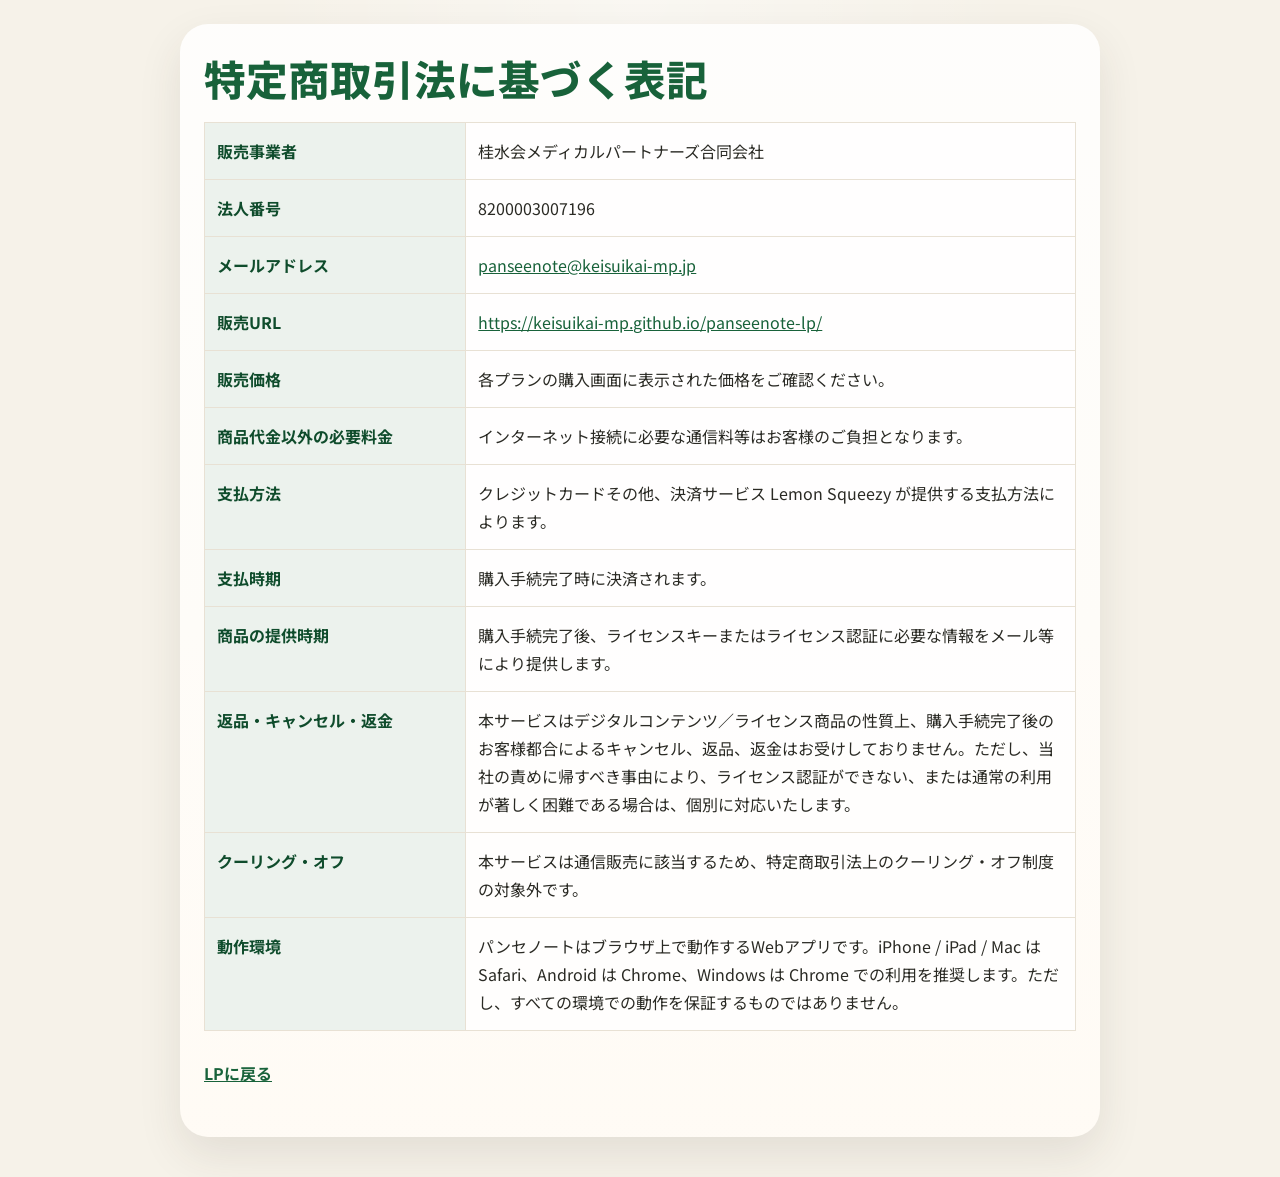
<file: tokushoho.html>
<!DOCTYPE html>
<html lang="ja">
<head>
  <meta charset="UTF-8">
  <meta name="viewport" content="width=device-width, initial-scale=1.0">
  <title>特定商取引法に基づく表記 | パンセノート</title>
  <meta name="description" content="パンセノートの特定商取引法に基づく表記です。">
  <link rel="preconnect" href="https://fonts.googleapis.com">
  <link rel="preconnect" href="https://fonts.gstatic.com" crossorigin>
  <link href="https://fonts.googleapis.com/css2?family=Noto+Sans+JP:wght@400;500;700;800&display=swap" rel="stylesheet">
  <link rel="stylesheet" href="legal.css">
</head>
<body>
  <main class="legal-page">
    <article class="legal-card">
      <h1 class="legal-title">特定商取引法に基づく表記</h1>

      <table class="legal-table">
        <tbody>
          <tr><th>販売事業者</th><td>桂水会メディカルパートナーズ合同会社</td></tr>
          <tr><th>法人番号</th><td>8200003007196</td></tr>
          <tr><th>メールアドレス</th><td><a href="mailto:panseenote@keisuikai-mp.jp">panseenote@keisuikai-mp.jp</a></td></tr>
          <tr><th>販売URL</th><td><a href="https://keisuikai-mp.github.io/panseenote-lp/">https://keisuikai-mp.github.io/panseenote-lp/</a></td></tr>
          <tr><th>販売価格</th><td>各プランの購入画面に表示された価格をご確認ください。</td></tr>
          <tr><th>商品代金以外の必要料金</th><td>インターネット接続に必要な通信料等はお客様のご負担となります。</td></tr>
          <tr><th>支払方法</th><td>クレジットカードその他、決済サービス Lemon Squeezy が提供する支払方法によります。</td></tr>
          <tr><th>支払時期</th><td>購入手続完了時に決済されます。</td></tr>
          <tr><th>商品の提供時期</th><td>購入手続完了後、ライセンスキーまたはライセンス認証に必要な情報をメール等により提供します。</td></tr>
          <tr><th>返品・キャンセル・返金</th><td>本サービスはデジタルコンテンツ／ライセンス商品の性質上、購入手続完了後のお客様都合によるキャンセル、返品、返金はお受けしておりません。ただし、当社の責めに帰すべき事由により、ライセンス認証ができない、または通常の利用が著しく困難である場合は、個別に対応いたします。</td></tr>
          <tr><th>クーリング・オフ</th><td>本サービスは通信販売に該当するため、特定商取引法上のクーリング・オフ制度の対象外です。</td></tr>
          <tr><th>動作環境</th><td>パンセノートはブラウザ上で動作するWebアプリです。iPhone / iPad / Mac は Safari、Android は Chrome、Windows は Chrome での利用を推奨します。ただし、すべての環境での動作を保証するものではありません。</td></tr>
        </tbody>
      </table>

      <p class="legal-back"><a href="./">LPに戻る</a></p>
    </article>
  </main>
</body>
</html>
</file>
<file: external-browser.css>
:root {
  --guide-bg: #f6f2e9;
  --guide-card: rgba(255, 255, 255, 0.94);
  --guide-text: #2a2a24;
  --guide-text-soft: #5f5d55;
  --guide-accent: #18623a;
  --guide-line: #e5dccd;
  --guide-shadow: 0 18px 44px rgba(56, 51, 41, 0.12);
}

*,
*::before,
*::after {
  box-sizing: border-box;
}

body {
  margin: 0;
  min-width: 320px;
  min-height: 100vh;
  font-family: "Noto Sans JP", sans-serif;
  color: var(--guide-text);
  background:
    radial-gradient(circle at top, rgba(255, 255, 255, 0.5), transparent 28%),
    var(--guide-bg);
}

a {
  color: inherit;
}

.guide-page {
  display: flex;
  align-items: center;
  justify-content: center;
  min-height: 100vh;
  padding: 24px 16px;
}

.guide-card {
  width: min(100%, 720px);
  padding: 32px 24px;
  border: 1px solid var(--guide-line);
  border-radius: 28px;
  background: var(--guide-card);
  box-shadow: var(--guide-shadow);
}

.guide-kicker {
  margin: 0 0 12px;
  color: var(--guide-accent);
  font-size: 0.92rem;
  font-weight: 700;
  letter-spacing: 0.08em;
  text-transform: uppercase;
}

.guide-title {
  margin: 0;
  color: var(--guide-accent);
  font-size: clamp(1.8rem, 5.6vw, 2.5rem);
  font-weight: 800;
  line-height: 1.35;
}

.guide-message {
  margin-top: 24px;
  padding: 20px;
  border-radius: 22px;
  background: #fffdf8;
  border: 1px solid var(--guide-line);
}

.guide-lead {
  margin: 0;
  font-size: 1.12rem;
  font-weight: 700;
  line-height: 1.75;
}

.guide-body {
  margin: 12px 0 0;
  color: var(--guide-text-soft);
  font-size: 1.02rem;
  line-height: 1.9;
}

.guide-note {
  margin-top: 20px;
  color: var(--guide-text-soft);
  font-size: 0.95rem;
  line-height: 1.8;
}

.guide-note p,
.guide-manual-link {
  margin: 0;
}

.guide-manual-link {
  margin-top: 16px;
}

.guide-manual-link a {
  color: var(--guide-accent);
  font-weight: 700;
}

@media (max-width: 640px) {
  .guide-page {
    padding: 16px 12px;
  }

  .guide-card {
    padding: 24px 18px;
    border-radius: 22px;
  }

  .guide-message {
    padding: 18px 16px;
    border-radius: 18px;
  }

  .guide-lead {
    font-size: 1.04rem;
  }

  .guide-body {
    font-size: 0.97rem;
    line-height: 1.8;
  }
}
</file>
<file: legal.css>
:root {
  --bg: #f6f2e9;
  --bg-soft: #fbf8f1;
  --card: #ffffff;
  --text: #2a2a24;
  --text-soft: #6f6d65;
  --green: #18623a;
  --green-dark: #0f4c2c;
  --line: #e8e1d4;
  --shadow: 0 18px 44px rgba(56, 51, 41, 0.10);
}

*,
*::before,
*::after {
  box-sizing: border-box;
}

html {
  scroll-behavior: smooth;
}

body {
  margin: 0;
  min-width: 320px;
  font-family: "Noto Sans JP", sans-serif;
  color: var(--text);
  background:
    radial-gradient(circle at top, rgba(255, 255, 255, 0.42), transparent 28%),
    var(--bg);
}

a {
  color: var(--green);
}

.legal-page {
  max-width: 960px;
  margin: 0 auto;
  padding: 24px 20px 40px;
}

.legal-card {
  padding: 28px 24px 32px;
  border-radius: 28px;
  background:
    linear-gradient(180deg, rgba(255, 255, 255, 0.76), rgba(255, 251, 245, 0.96)),
    var(--bg-soft);
  box-shadow: var(--shadow);
}

.legal-title {
  margin: 0 0 10px;
  color: var(--green);
  font-size: clamp(1.8rem, 4vw, 2.6rem);
  font-weight: 800;
  line-height: 1.25;
}

.legal-lead {
  margin: 0 0 22px;
  color: var(--text-soft);
  line-height: 1.8;
}

.legal-card h2 {
  margin: 28px 0 12px;
  color: var(--green);
  font-size: 1.25rem;
  line-height: 1.45;
}

.legal-card p,
.legal-card li {
  line-height: 1.85;
}

.legal-card ul,
.legal-card ol {
  margin: 0 0 18px 1.4rem;
  padding: 0;
}

.legal-card li + li {
  margin-top: 6px;
}

.legal-card hr {
  border: 0;
  border-top: 1px solid var(--line);
  margin: 24px 0;
}

.legal-table {
  width: 100%;
  border-collapse: collapse;
  margin-top: 18px;
  background: rgba(255, 255, 255, 0.82);
}

.legal-table th,
.legal-table td {
  padding: 14px 12px;
  border: 1px solid var(--line);
  text-align: left;
  vertical-align: top;
  line-height: 1.75;
}

.legal-table th {
  width: 30%;
  background: rgba(229, 239, 232, 0.72);
  color: var(--green-dark);
  font-weight: 700;
}

.legal-back {
  margin-top: 28px;
}

.legal-back a {
  font-weight: 700;
}

.legal-meta {
  color: var(--text-soft);
}

@media (max-width: 720px) {
  .legal-page {
    padding: 12px 12px 24px;
  }

  .legal-card {
    padding: 22px 16px 24px;
    border-radius: 22px;
  }

  .legal-table,
  .legal-table tbody,
  .legal-table tr,
  .legal-table th,
  .legal-table td {
    display: block;
    width: 100%;
  }

  .legal-table tr + tr {
    border-top: 1px solid var(--line);
  }

  .legal-table th,
  .legal-table td {
    border-left: 0;
    border-right: 0;
  }

  .legal-table th {
    border-bottom: 0;
    padding-bottom: 6px;
  }

  .legal-table td {
    padding-top: 0;
  }
}
</file>
